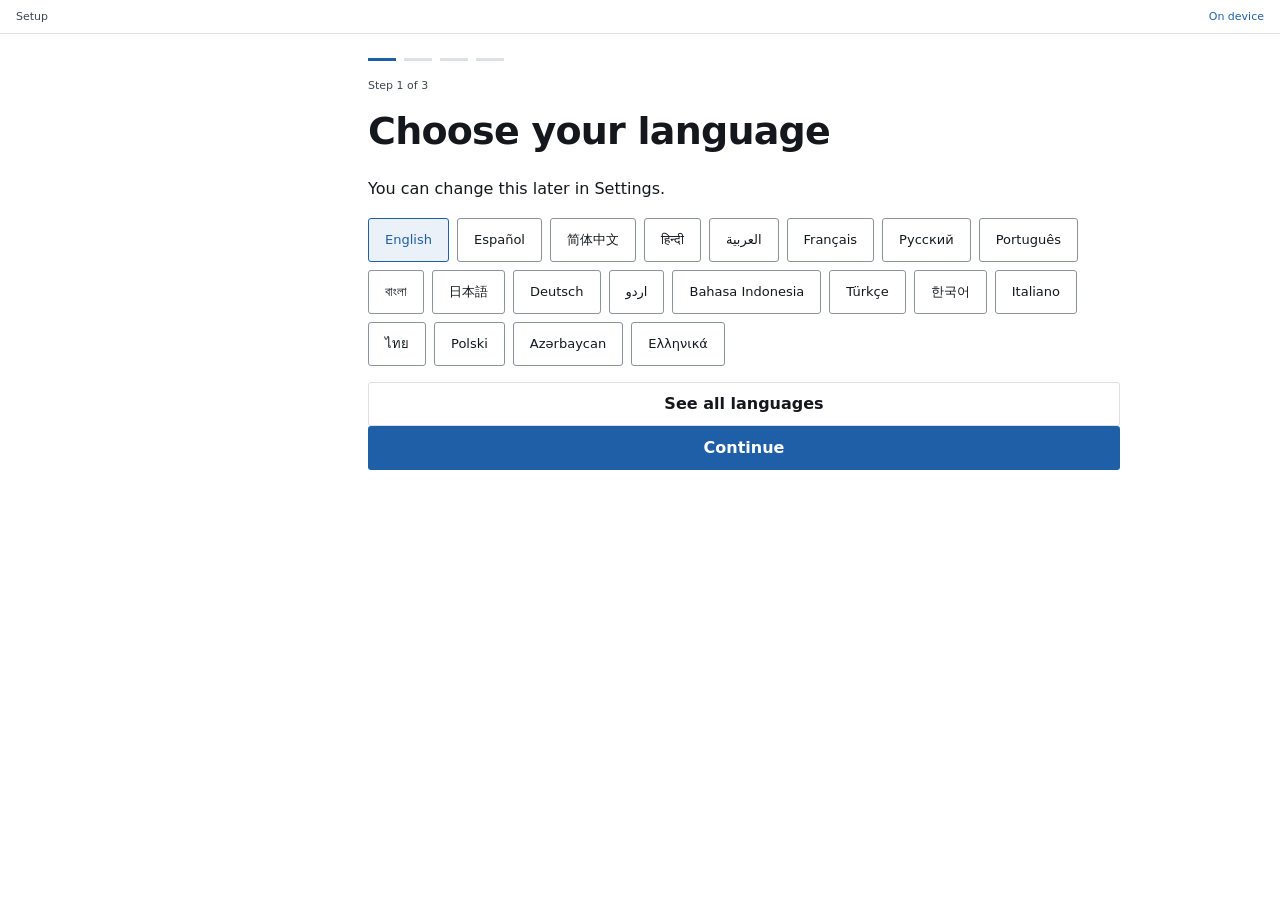
<file: index.html>
<!doctype html>
<html lang="en" data-theme="light">
<head>
<meta charset="utf-8">
<meta name="viewport" content="width=device-width, initial-scale=1, viewport-fit=cover">
<meta name="color-scheme" content="light dark">
<meta name="theme-color" content="#FFFFFF">
<title>Vitals Local</title>
<link rel="icon" href="data:,">
<link rel="stylesheet" href="ui/themes/tokens.css">
<link rel="stylesheet" href="ui/layout/app-shell.css">
<link rel="stylesheet" href="ui/layout/screens.css">
<link rel="stylesheet" href="ui/components/symptom-game/symptom-game.css">
</head>
<body>
<div id="root"></div>
<script type="module">
  import { boot } from './src/app/shell.js';
  import { applySettings } from './src/app/store.js';
  import * as i18n from './src/i18n/index.js';
  import * as i18nEngine from './src/i18n/engine.js';
  import * as i18nCache from './src/i18n/cache.js';
  import * as i18nLangs from './src/i18n/languages.js';

  applySettings();
  boot(document.getElementById('root'));

  /* Handles for the language check harness in tests/. Reading them from a
     dynamic import inside eval resolves against the wrong base URL, so they
     are hung on the window instead. Nothing in the app reads these. */
  window.vitals = { i18n, i18nEngine, i18nCache, i18nLangs };

  /* Keeps a copy of the app so it starts with no network. Registered from a
     relative path so it works from a project subpath, and skipped on file://
     where service workers are not allowed. */
  if ('serviceWorker' in navigator && location.protocol.startsWith('http')) {
    window.addEventListener('load', () => {
      navigator.serviceWorker.register(new URL('sw.js', import.meta.url))
        .catch(() => { /* the app works without it */ });
    });
  }
</script>
</body>
</html>
</file>
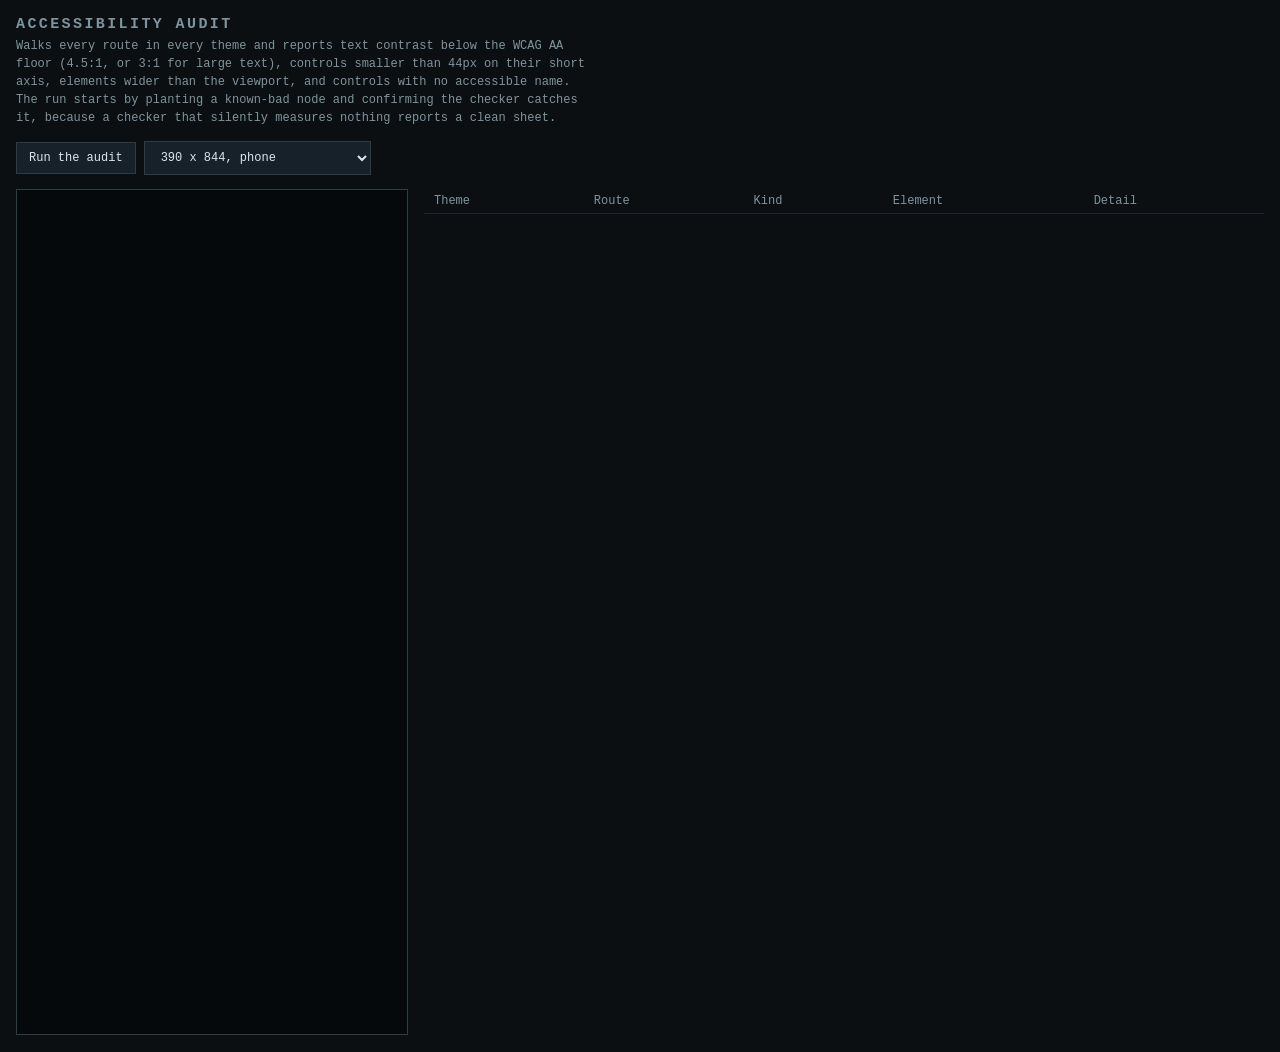
<file: tests/audit.html>
<!doctype html>
<html lang="en" data-theme="light">
<head>
<meta charset="utf-8">
<title>Accessibility audit</title>
<link rel="icon" href="data:,">
<style>
  :root { color-scheme: dark; font-family: ui-monospace, Consolas, monospace; }
  body { margin: 0; background: #0b0f12; color: #dbe7ec; padding: 16px; }
  h1 { font-size: 15px; letter-spacing: .16em; text-transform: uppercase; color: #7f949e; margin: 0 0 4px; }
  p.note { font-size: 12px; color: #7f949e; max-width: 80ch; line-height: 1.5; margin: 0 0 14px; }
  .bar { display: flex; gap: 8px; flex-wrap: wrap; align-items: center; margin-block-end: 14px; }
  button, select { font: inherit; font-size: 12px; padding: 8px 12px; background: #16212a;
           color: #dbe7ec; border: 1px solid #2b3d47; cursor: pointer; }
  button:hover { border-color: #4DE1FF; color: #4DE1FF; }
  table { border-collapse: collapse; font-size: 12px; width: 100%; }
  th, td { text-align: left; padding: 5px 10px; border-bottom: 1px solid #1c2830; vertical-align: top; }
  th { color: #7f949e; font-weight: normal; position: sticky; top: 0; background: #0b0f12; }
  .ok { color: #63d68b; } .bad { color: #ff6b6b; } .warn { color: #ffb020; }
  iframe { width: 390px; height: 844px; border: 1px solid #2b3d47; background: #06090C; }
  .stage { display: flex; gap: 16px; align-items: flex-start; }
  #summary { font-size: 13px; margin-block: 10px; }
</style>
</head>
<body>

<h1>Accessibility audit</h1>
<p class="note">
  Walks every route in every theme and reports text contrast below the WCAG AA
  floor (4.5:1, or 3:1 for large text), controls smaller than 44px on their
  short axis, elements wider than the viewport, and controls with no
  accessible name. The run starts by planting a known-bad node and confirming
  the checker catches it, because a checker that silently measures nothing
  reports a clean sheet.
</p>

<div class="bar">
  <button id="run">Run the audit</button>
  <select id="size">
    <option value="390x844">390 x 844, phone</option>
    <option value="360x640">360 x 640, small phone</option>
    <option value="768x1024">768 x 1024, tablet 4:3</option>
    <option value="1024x768">1024 x 768, landscape 4:3</option>
  </select>
  <span id="status" style="font-size:12px;color:#7f949e"></span>
</div>

<div id="summary"></div>

<div class="stage">
  <iframe id="app"></iframe>
  <div style="flex:1">
    <table id="out"><thead><tr>
      <th>Theme</th><th>Route</th><th>Kind</th><th>Element</th><th>Detail</th>
    </tr></thead><tbody></tbody></table>
  </div>
</div>

<script type="module">
const frame = document.getElementById('app');
const tbody = document.querySelector('#out tbody');
const statusEl = document.getElementById('status');
const summaryEl = document.getElementById('summary');
const wait = ms => new Promise(r => setTimeout(r, ms));

const THEMES = ['light', 'dark'];

const ROUTES = ['#/home','#/body','#/track','#/track/pain','#/track/diet','#/track/hydration',
  '#/track/meds','#/track/labs','#/track/outside','#/learn','#/learn/cancer','#/learn/detox',
  '#/you','#/you/settings','#/you/profile','#/you/language','#/setup'];

/* ---- Colour maths, sRGB relative luminance per WCAG 2.1 ---- */
const srgb = c => { c /= 255; return c <= 0.03928 ? c / 12.92 : ((c + 0.055) / 1.055) ** 2.4; };
const lum = ([r, g, b]) => 0.2126 * srgb(r) + 0.7152 * srgb(g) + 0.0722 * srgb(b);
const parse = s => (s.match(/[\d.]+/g) ?? []).map(Number);
const ratio = (a, b) => { const [x, y] = [lum(a), lum(b)].sort((m, n) => n - m); return (x + 0.05) / (y + 0.05); };
const blend = (fg, bg, a) => fg.map((c, i) => c * a + bg[i] * (1 - a));

function bgOf(win, el) {
  let n = el;
  while (n && n !== win.document.documentElement) {
    const c = parse(win.getComputedStyle(n).backgroundColor);
    if (c.length >= 3 && (c[3] === undefined || c[3] > 0.85)) return c.slice(0, 3);
    n = n.parentElement;
  }
  return parse(win.getComputedStyle(win.document.body).backgroundColor).slice(0, 3);
}

function scanContrast(win) {
  const out = [];
  const seen = new Set();
  win.document.querySelectorAll('.app *').forEach(el => {
    if (!el.textContent?.trim() || el.children.length) return;
    const r = el.getBoundingClientRect();
    if (!r.width || !r.height) return;
    const cs = win.getComputedStyle(el);
    if (cs.visibility === 'hidden' || cs.opacity === '0') return;
    const fg = parse(cs.color);
    const alpha = fg[3] ?? 1;
    const bg = bgOf(win, el);
    const eff = alpha < 1 ? blend(fg.slice(0, 3), bg, alpha) : fg.slice(0, 3);
    const cr = ratio(eff, bg);
    const px = parseFloat(cs.fontSize);
    const large = px >= 24 || (px >= 18.66 && parseInt(cs.fontWeight, 10) >= 700);
    const floor = large ? 3 : 4.5;
    if (cr >= floor) return;
    const key = `${cs.color}|${cs.fontSize}|${el.className}`;
    if (seen.has(key)) return;
    seen.add(key);
    out.push({ kind: 'contrast', el: (el.className || el.tagName).toString().slice(0, 30),
               detail: `${cr.toFixed(2)}:1, needs ${floor}:1, "${el.textContent.trim().slice(0, 26)}"` });
  });
  return out;
}

function scanTargets(win) {
  const out = [];
  win.document.querySelectorAll('.app button, .app a[href], .app input, .app select, .app [role="button"]')
    .forEach(el => {
      const r = el.getBoundingClientRect();
      if (!r.width || !r.height) return;
      // The body map states its own exception in docs/ARCHITECTURE.md.
      if (el.closest('.bodymap')) return;
      const short = Math.min(r.width, r.height);
      if (short < 44) {
        out.push({ kind: 'tap target', el: (el.className || el.tagName).toString().slice(0, 30),
                   detail: `${Math.round(r.width)}x${Math.round(r.height)}, short axis ${Math.round(short)}px` });
      }
    });
  return out;
}

function scanNames(win) {
  const out = [];
  win.document.querySelectorAll('.app button, .app a[href], .app input, .app select').forEach(el => {
    const r = el.getBoundingClientRect();
    if (!r.width || !r.height) return;
    const name = (el.getAttribute('aria-label') || el.textContent || '').trim()
      || (el.labels?.[0]?.textContent ?? '').trim()
      || (el.getAttribute('title') ?? '').trim();
    if (!name) {
      out.push({ kind: 'no name', el: (el.className || el.tagName).toString().slice(0, 30),
                 detail: el.outerHTML.slice(0, 60) });
    }
  });
  return out;
}

function scanOverflow(win) {
  const out = [];
  const doc = win.document.scrollingElement;
  const over = doc.scrollWidth - doc.clientWidth;
  if (over > 1) out.push({ kind: 'overflow', el: 'document', detail: `${over}px wider than viewport` });
  win.document.querySelectorAll('.app *').forEach(el => {
    const r = el.getBoundingClientRect();
    if (r.width > win.innerWidth + 1 && win.getComputedStyle(el).overflowX === 'visible') {
      out.push({ kind: 'overflow', el: (el.className || el.tagName).toString().slice(0, 30),
                 detail: `${Math.round(r.width)}px in a ${win.innerWidth}px viewport` });
    }
  });
  return out;
}

function addRow(theme, route, f) {
  const tr = document.createElement('tr');
  tr.innerHTML = `<td>${theme}</td><td>${route}</td>`
    + `<td class="bad">${f.kind}</td><td>${f.el}</td>`
    + `<td style="color:#7f949e">${f.detail.replace(/</g, '&lt;')}</td>`;
  tbody.appendChild(tr);
}

/* Load the app and wait for it to be genuinely ready.
 *
 * Polling for `.app` straight after setting src matches the *previous*
 * document, which is still in contentWindow until navigation commits. The
 * load event is the only reliable line between the two. */
async function load(src) {
  await new Promise(resolve => {
    frame.addEventListener('load', resolve, { once: true });
    frame.src = src;
  });
  for (let i = 0; i < 80; i++) {
    const win = frame.contentWindow;
    if (win?.document?.querySelector('.app') && win.location.href.includes('audit=')) return true;
    await wait(200);
  }
  return false;
}

const runBtn = document.getElementById('run');

runBtn.addEventListener('click', async () => {
  if (runBtn.disabled) return;
  runBtn.disabled = true;
  tbody.replaceChildren();
  summaryEl.textContent = '';
  statusEl.textContent = 'starting';

  try {
    await runAudit();
  } catch (err) {
    statusEl.textContent = 'the run failed';
    summaryEl.innerHTML = `<span class="bad">The audit threw: ${String(err.message).slice(0, 120)}. `
      + 'Treat this run as meaningless.</span>';
  } finally {
    runBtn.disabled = false;
  }
});

async function runAudit() {
  const [w, h] = document.getElementById('size').value.split('x');
  frame.style.width = `${w}px`;
  frame.style.height = `${h}px`;

  statusEl.textContent = 'loading the app...';
  if (!await load(new URL(`../index.html?audit=${Date.now()}#/home`, location.href).href)) {
    throw new Error('the app did not load');
  }
  await wait(1200);

  const win = frame.contentWindow;

  /* Prove the contrast checker works before trusting a clean result. */
  const host = win.document.querySelector('.app');
  if (!host) throw new Error('the app shell was not there to test against');
  const probe = win.document.createElement('p');
  probe.textContent = 'checker self test';
  probe.style.cssText = 'color:#3a3a3a;background:#2f2f2f;font-size:14px';
  host.appendChild(probe);
  await wait(120);
  const selfTest = scanContrast(win).some(f => f.detail.includes('checker self'));
  probe.remove();
  await wait(120);

  let total = 0;
  for (const theme of THEMES) {
    win.document.documentElement.dataset.theme = theme;
    for (const route of ROUTES) {
      statusEl.textContent = `${theme} ${route}`;
      win.location.hash = route;
      await wait(600);
      for (const f of [...scanContrast(win), ...scanTargets(win),
                       ...scanNames(win), ...scanOverflow(win)]) {
        addRow(theme, route, f);
        total++;
      }
    }
  }

  statusEl.textContent = 'done';
  summaryEl.innerHTML = selfTest
    ? (total === 0
        ? `<span class="ok">Self test passed. Nothing failed at ${w} x ${h}, ${THEMES.length} themes, ${ROUTES.length} routes each.</span>`
        : `<span class="bad">${total} findings at ${w} x ${h}.</span> Self test passed, so these are real.`)
    : '<span class="warn">The self test did not catch a known-bad node. Treat this run as meaningless and fix the checker.</span>';
}
</script>
</body>
</html>
</file>
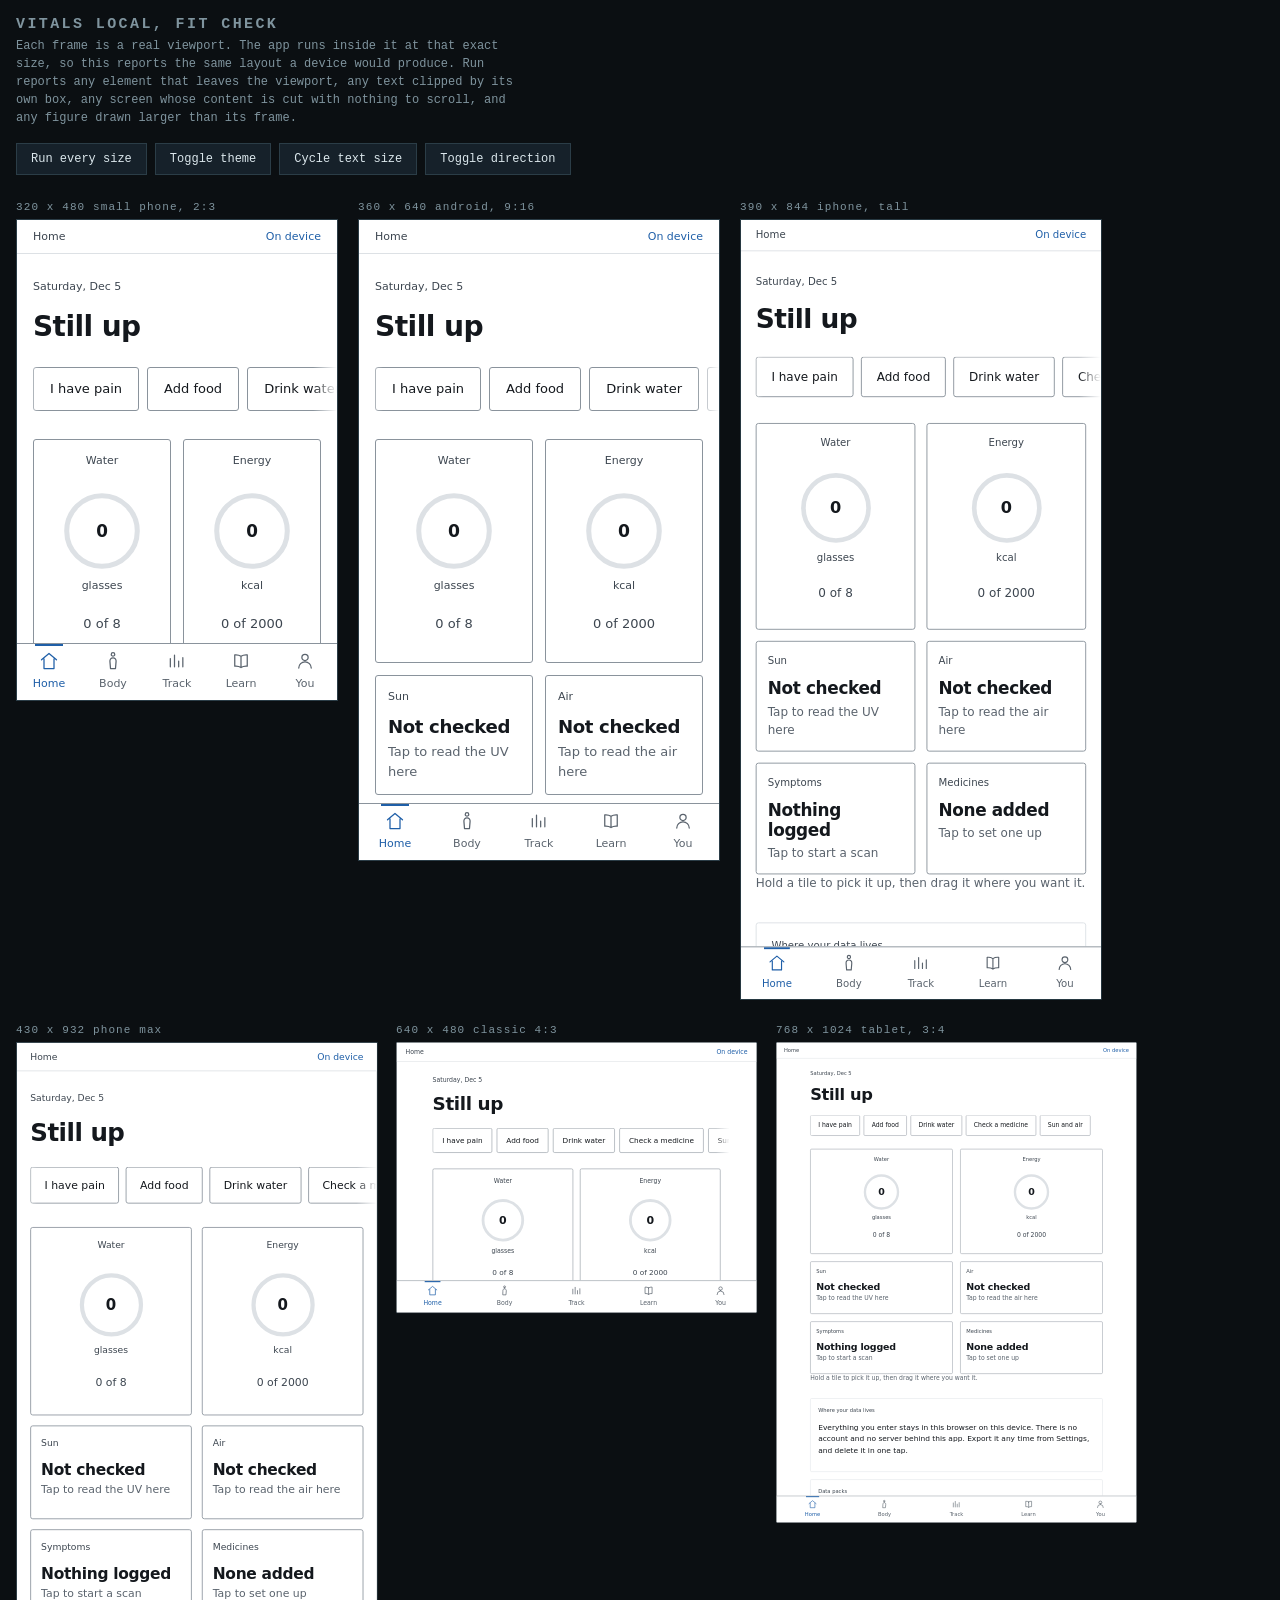
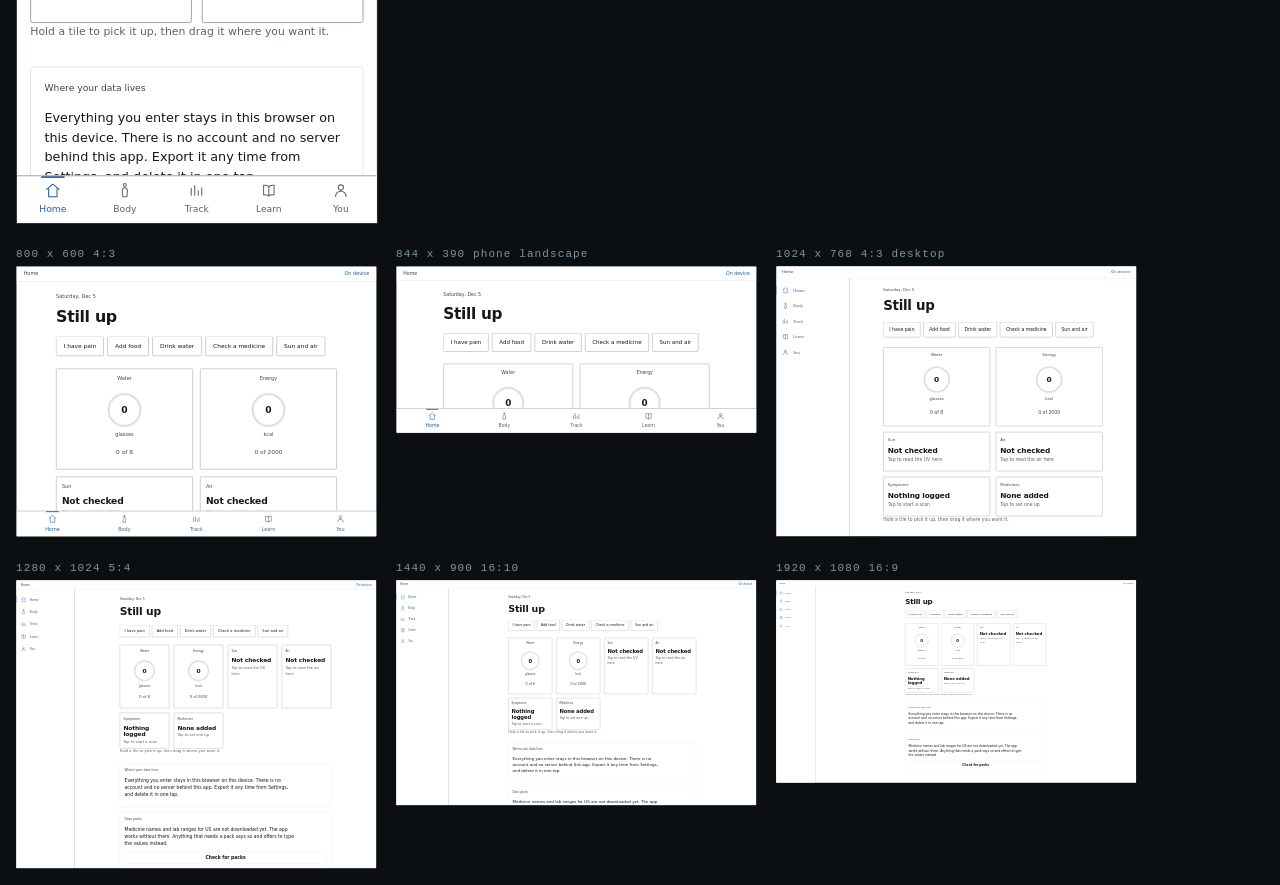
<file: tests/fit.html>
<!doctype html>
<html lang="en" data-theme="light">
<head>
<meta charset="utf-8">
<title>Fit check</title>
<link rel="icon" href="data:,">
<style>
  :root { color-scheme: dark; font-family: ui-monospace, Consolas, monospace; }
  body { margin: 0; background: #0b0f12; color: #dbe7ec; padding: 16px; }
  h1 { font-size: 15px; letter-spacing: 0.16em; text-transform: uppercase; color: #7f949e; margin: 0 0 4px; }
  p.note { font-size: 12px; color: #7f949e; margin: 0 0 16px; max-width: 70ch; line-height: 1.5; }
  .bar { display: flex; gap: 8px; align-items: center; margin-block-end: 16px; flex-wrap: wrap; }
  button { font: inherit; font-size: 12px; padding: 8px 14px; background: #16212a;
           color: #dbe7ec; border: 1px solid #2b3d47; cursor: pointer; }
  button:hover { border-color: #4DE1FF; color: #4DE1FF; }
  #out { font-size: 12px; line-height: 1.7; white-space: pre-wrap; }
  .ok { color: #63d68b; } .bad { color: #ff6b6b; }
  .frames { display: flex; flex-wrap: wrap; gap: 20px; margin-block-start: 20px; align-items: flex-start; }
  figure { margin: 0; }
  figcaption { font-size: 11px; color: #7f949e; padding-block: 6px; letter-spacing: 0.1em; }
  iframe { border: 1px solid #2b3d47; background: #06090C; display: block; }
</style>
</head>
<body>

<h1>Vitals Local, fit check</h1>
<p class="note">
  Each frame is a real viewport. The app runs inside it at that exact size,
  so this reports the same layout a device would produce. Run reports any
  element that leaves the viewport, any text clipped by its own box, any
  screen whose content is cut with nothing to scroll, and any figure drawn
  larger than its frame.
</p>

<div class="bar">
  <button id="run">Run every size</button>
  <button id="theme">Toggle theme</button>
  <button id="text">Cycle text size</button>
  <button id="dir">Toggle direction</button>
  <span id="status" style="font-size:12px;color:#7f949e"></span>
</div>

<div id="out"></div>
<div class="frames" id="frames"></div>

<script type="module">
const SIZES = [
  [320, 480, 'small phone, 2:3'],
  [360, 640, 'android, 9:16'],
  [390, 844, 'iphone, tall'],
  [430, 932, 'phone max'],
  [640, 480, 'classic 4:3'],
  [768, 1024, 'tablet, 3:4'],
  [800, 600, '4:3'],
  [844, 390, 'phone landscape'],
  [1024, 768, '4:3 desktop'],
  [1280, 1024, '5:4'],
  [1440, 900, '16:10'],
  [1920, 1080, '16:9'],
];

const ROUTES = ['#/setup','#/home','#/body','#/track','#/track/diet','#/track/hydration',
  '#/track/meds','#/track/labs','#/learn','#/learn/cancer','#/learn/prevention',
  '#/you','#/you/settings','#/you/profile','#/you/history'];

const frames = document.getElementById('frames');
const out = document.getElementById('out');
const status = document.getElementById('status');
let theme = 'light';
let textSize = 'normal';
let dir = 'ltr';

for (const [w, h, label] of SIZES) {
  const fig = document.createElement('figure');
  const cap = document.createElement('figcaption');
  cap.textContent = `${w} x ${h}  ${label}`;
  const f = document.createElement('iframe');
  f.width = w; f.height = h;
  f.src = '../index.html#/home';
  f.dataset.label = `${w}x${h}`;
  // Scale big frames down so they all fit on one page. The frame still
  // lays out at its real size; only the picture is smaller.
  const scale = Math.min(1, 360 / w);
  if (scale < 1) {
    f.style.transform = `scale(${scale})`;
    f.style.transformOrigin = 'top left';
    fig.style.width = `${w * scale}px`;
    fig.style.height = `${h * scale + 24}px`;
  }
  fig.append(cap, f);
  frames.appendChild(fig);
}

const wait = ms => new Promise(r => setTimeout(r, ms));

async function audit(win, doc) {
  const vw = doc.documentElement.clientWidth;
  const bad = [];

  /* A frame that failed to boot renders nothing, and an empty page passes
     every fit test there is. Prove the app is actually on screen first. */
  const booted = doc.querySelector('.app') && doc.querySelector('.tabs')
    && doc.querySelectorAll('.tab').length === 5;
  if (!booted) {
    return [{ tag: 'boot', ex: ['app did not render, check the console in this frame'] }];
  }
  const scan = tag => {
    const cur = [...doc.querySelectorAll('.screen')].pop();
    if (!cur || cur.dataset.exit) return;
    const p = [];
    cur.querySelectorAll('*').forEach(n => {
      // A horizontal scroller, the off-screen live region, the reticle's
      // crosshair arms, and SVG nodes all report metrics that mean nothing
      // for a fit check.
      if (n.closest('.chiprow') || n.closest('.sr-only') || n.classList?.contains('mark')
          || n.namespaceURI !== 'http://www.w3.org/1999/xhtml') return;
      const b = n.getBoundingClientRect();
      if (b.width === 0) return;
      if (b.right > vw + 2 || b.left < -2) p.push('leaves viewport: ' + String(n.className || n.tagName).slice(0, 24));
      if (n.children.length === 0 && n.scrollWidth > n.clientWidth + 3 && n.clientWidth > 0)
        p.push('clipped text: ' + (n.textContent || '').trim().slice(0, 20));
    });
    const st = cur.querySelector('.stage');
    if (st && st.scrollHeight > st.clientHeight + 4 && win.getComputedStyle(st).overflowY !== 'auto')
      p.push('content cut with no scroller');
    const map = cur.querySelector('.bodymap'), svg = cur.querySelector('.bodymap__svg');
    if (map && svg) {
      const a = map.getBoundingClientRect(), b2 = svg.getBoundingClientRect();
      if (b2.height > a.height + 2 || b2.width > a.width + 2) p.push('figure larger than its frame');
    }
    if (p.length) bad.push({ tag, ex: [...new Set(p)].slice(0, 3) });
  };

  for (const r of ROUTES) {
    win.location.hash = r;
    await wait(300);
    const cur = [...doc.querySelectorAll('.screen')].pop();
    if (!cur || cur.childElementCount === 0) { bad.push({ tag: r, ex: ['screen rendered empty'] }); continue; }
    scan(r);
  }

  // The interactive states no route can reach on its own.
  win.location.hash = '#/home'; await wait(200);
  win.location.hash = '#/body'; await wait(400);
  const hit = sel => {
    const n = doc.querySelector(sel); if (!n) return;
    const b = n.getBoundingClientRect();
    n.dispatchEvent(new win.MouseEvent('click', { bubbles: true, clientX: b.left + b.width / 2, clientY: b.top + b.height / 2 }));
  };
  hit('path[data-region="chest.left"]'); await wait(280); scan('region sheet');
  doc.querySelector('.sheet__go')?.click(); await wait(400); scan('pain dial');
  doc.querySelectorAll('.dial__seg')[0]?.dispatchEvent(new win.MouseEvent('click', { bubbles: true }));
  await wait(250); scan('pain picked');
  doc.querySelector('.stage__next')?.click(); await wait(400); scan('context');
  for (let i = 0; i < 4; i++) {
    doc.querySelector('.choice')?.click(); await wait(150);
    doc.querySelector('.stage__next')?.click(); await wait(380);
  }
  scan('outcome');
  doc.querySelector('.card__action')?.click(); await wait(380); scan('refinement');
  return bad;
}

document.getElementById('run').addEventListener('click', async () => {
  out.textContent = '';
  const list = [...frames.querySelectorAll('iframe')];
  let total = 0;
  for (const f of list) {
    status.textContent = `checking ${f.dataset.label} ...`;
    const win = f.contentWindow, doc = f.contentDocument;
    doc.documentElement.dataset.theme = theme;
    doc.documentElement.dataset.text = textSize;
    doc.documentElement.dir = dir;
    const bad = await audit(win, doc);
    total += bad.length;
    const line = document.createElement('div');
    line.className = bad.length ? 'bad' : 'ok';
    line.textContent = bad.length
      ? `${f.dataset.label}  ${bad.length} problem(s)\n` + bad.map(b => `    ${b.tag}: ${b.ex.join('; ')}`).join('\n')
      : `${f.dataset.label}  clean`;
    out.appendChild(line);
  }
  status.textContent = total ? `${total} problem(s)` : 'all sizes clean';
});

document.getElementById('text').addEventListener('click', () => {
  textSize = textSize === 'normal' ? 'large' : textSize === 'large' ? 'xl' : 'normal';
  frames.querySelectorAll('iframe').forEach(f => {
    if (f.contentDocument) f.contentDocument.documentElement.dataset.text = textSize;
  });
  status.textContent = `text: ${textSize}`;
});

document.getElementById('dir').addEventListener('click', () => {
  dir = dir === 'ltr' ? 'rtl' : 'ltr';
  frames.querySelectorAll('iframe').forEach(f => {
    if (f.contentDocument) f.contentDocument.documentElement.dir = dir;
  });
  status.textContent = `direction: ${dir}`;
});

document.getElementById('theme').addEventListener('click', () => {
  theme = { light: 'dark', dark: 'light' }[theme];
  document.documentElement.dataset.theme = theme;
  frames.querySelectorAll('iframe').forEach(f => {
    if (f.contentDocument) f.contentDocument.documentElement.dataset.theme = theme;
  });
  status.textContent = `theme: ${theme}`;
});
</script>
</body>
</html>
</file>
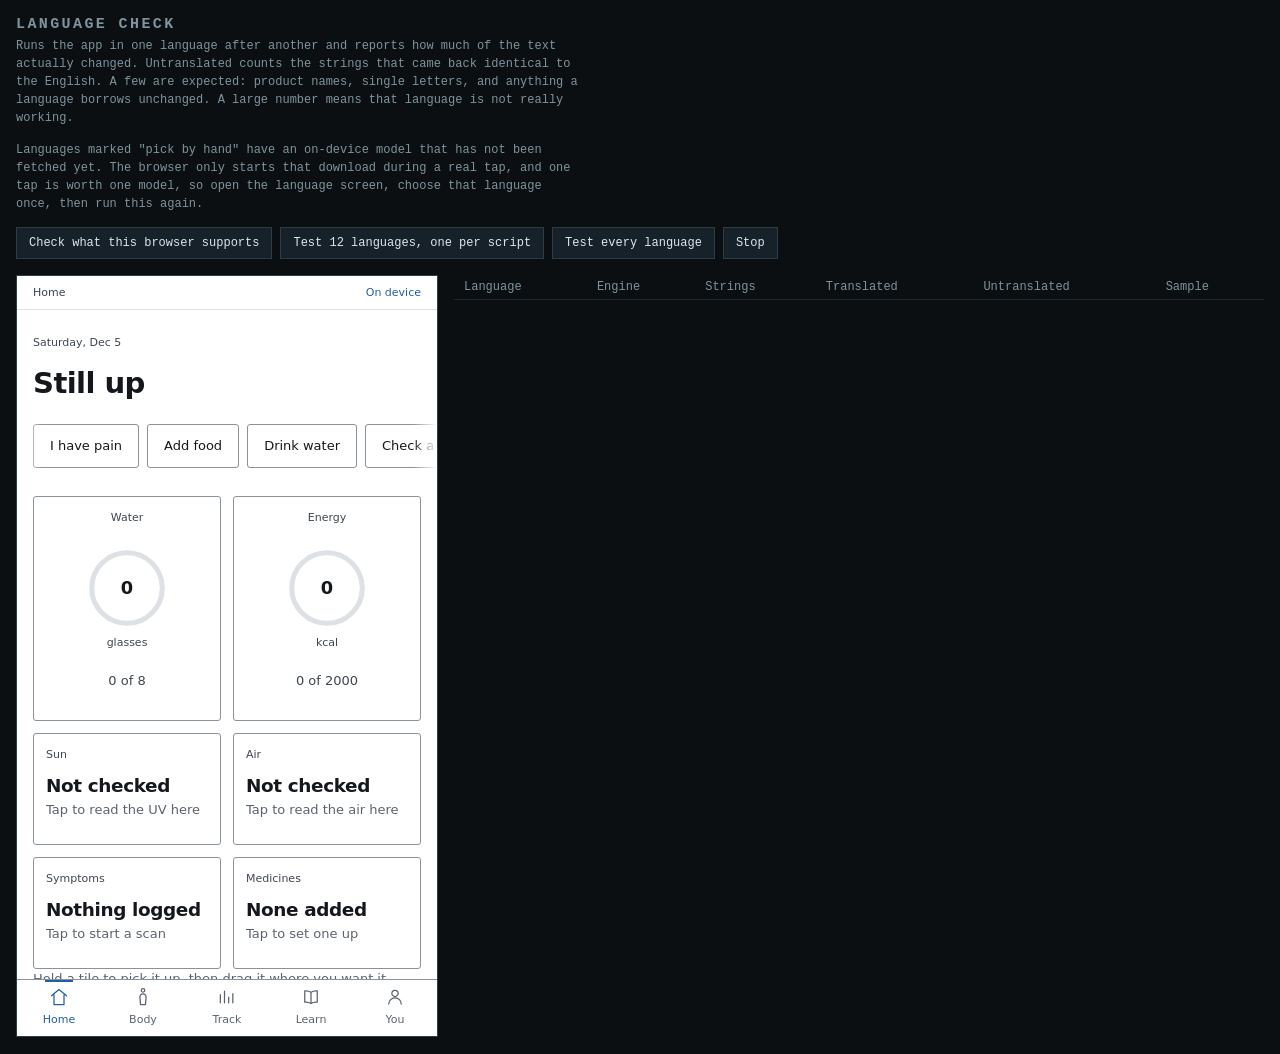
<file: tests/i18n.html>
<!doctype html>
<html lang="en" data-theme="light">
<head>
<meta charset="utf-8">
<title>Language check</title>
<link rel="icon" href="data:,">
<style>
  :root { color-scheme: dark; font-family: ui-monospace, Consolas, monospace; }
  body { margin: 0; background: #0b0f12; color: #dbe7ec; padding: 16px; }
  h1 { font-size: 15px; letter-spacing: .16em; text-transform: uppercase; color: #7f949e; margin: 0 0 4px; }
  p.note { font-size: 12px; color: #7f949e; max-width: 78ch; line-height: 1.5; margin: 0 0 14px; }
  .bar { display: flex; gap: 8px; flex-wrap: wrap; align-items: center; margin-block-end: 14px; }
  button, select { font: inherit; font-size: 12px; padding: 8px 12px; background: #16212a;
           color: #dbe7ec; border: 1px solid #2b3d47; cursor: pointer; }
  button:hover { border-color: #4DE1FF; color: #4DE1FF; }
  table { border-collapse: collapse; font-size: 12px; width: 100%; max-width: 1100px; }
  th, td { text-align: left; padding: 5px 10px; border-bottom: 1px solid #1c2830; vertical-align: top; }
  th { color: #7f949e; font-weight: normal; position: sticky; top: 0; background: #0b0f12; }
  .ok { color: #63d68b; } .warn { color: #ffb020; } .bad { color: #ff6b6b; }
  .native { font-family: system-ui, sans-serif; font-size: 14px; }
  iframe { width: 420px; height: 760px; border: 1px solid #2b3d47; background: #06090C; }
  .stage { display: flex; gap: 16px; align-items: flex-start; margin-block-start: 16px; }
  #log { font-size: 11px; color: #7f949e; max-height: 200px; overflow: auto; }
</style>
</head>
<body>

<h1>Language check</h1>
<p class="note">
  Runs the app in one language after another and reports how much of the text
  actually changed. Untranslated counts the strings that came back identical to
  the English. A few are expected: product names, single letters, and anything a
  language borrows unchanged. A large number means that language is not really
  working.
</p>
<p class="note">
  Languages marked "pick by hand" have an on-device model that has not been
  fetched yet. The browser only starts that download during a real tap, and
  one tap is worth one model, so open the language screen, choose that
  language once, then run this again.
</p>

<div class="bar">
  <button id="probe">Check what this browser supports</button>
  <button id="sample">Test 12 languages, one per script</button>
  <button id="all">Test every language</button>
  <button id="stop">Stop</button>
  <span id="status" style="font-size:12px;color:#7f949e"></span>
</div>

<div class="stage">
  <iframe id="app"></iframe>
  <div style="flex:1">
    <table id="out"><thead><tr>
      <th>Language</th><th>Engine</th><th>Strings</th><th>Translated</th>
      <th>Untranslated</th><th>Sample</th>
    </tr></thead><tbody></tbody></table>
    <div id="log"></div>
  </div>
</div>

<script type="module">
const frame = document.getElementById('app');
frame.src = new URL('../index.html#/home', location.href).href;
const tbody = document.querySelector('#out tbody');
const statusEl = document.getElementById('status');
const logEl = document.getElementById('log');
let cancelled = false;

const log = m => { logEl.textContent = m + '\n' + logEl.textContent.slice(0, 4000); };
const wait = ms => new Promise(r => setTimeout(r, ms));

async function ready() {
  for (let i = 0; i < 80; i++) {
    if (frame.contentWindow?.vitals && frame.contentWindow.document.querySelector('.app')) return true;
    await wait(200);
  }
  return false;
}

/* Every route worth checking, including the ones only reachable by acting. */
const ROUTES = ['#/home', '#/body', '#/track', '#/track/diet', '#/track/hydration',
  '#/track/meds', '#/track/labs', '#/track/pain', '#/track/outside',
  '#/learn', '#/learn/cancer', '#/learn/detox', '#/learn/protein',
  '#/you', '#/you/settings', '#/you/profile'];

/* Text that is the same word in most languages, or is not language at all.
   Counting these as failures would make every language look broken. */
const EXPECTED_SAME = /^(EN|OK|BMI|SPF|UV|AQI|kcal|ml|mg|kg|cm|PM2\.5|Vitals Local|[\d\s.,:%+\-/]+)$/i;

function scan(doc) {
  const strings = new Map();   // english -> shown
  const walker = doc.createTreeWalker(doc.querySelector('.app'), NodeFilter.SHOW_TEXT, {
    acceptNode(n) {
      const t = (n.nodeValue ?? '').trim();
      if (t.length < 3 || !/[A-Za-z]/.test(t)) return NodeFilter.FILTER_REJECT;
      for (let el = n.parentElement; el; el = el.parentElement) {
        if (el.getAttribute?.('translate') === 'no') return NodeFilter.FILTER_REJECT;
        if (el.classList?.contains('i18n-original')) return NodeFilter.FILTER_REJECT;
        if (['SCRIPT','STYLE','SVG'].includes(el.tagName)) return NodeFilter.FILTER_REJECT;
      }
      return NodeFilter.FILTER_ACCEPT;
    },
  });
  for (let n = walker.nextNode(); n; n = walker.nextNode()) {
    const source = n.__i18nSource ?? n.nodeValue;
    strings.set(source.trim(), (n.nodeValue ?? '').trim());
  }
  return strings;
}

async function testLanguage(code, name, english) {
  const win = frame.contentWindow;
  const { i18n, i18nEngine: engine, i18nCache: cache } = win.vitals;
  const avail = await engine.onDeviceAvailability(code);
  const mode = ['available','downloadable','downloading'].includes(avail) ? 'on device' : 'network';

  await i18n.setLanguage(code);
  win.dispatchEvent(new win.CustomEvent('vitals:language'));

  /* Walk once to discover what the app puts on screen, then translate the
     whole set in one batch. Polling each route until it settles took minutes
     per language and told us nothing extra. */
  const seen = new Set();
  for (const route of ROUTES) {
    if (cancelled) break;
    win.location.hash = route;
    await wait(260);
    for (const [src] of scan(win.document)) seen.add(src);
  }

  /* A model that is not on the machine yet can only be fetched during a real
     tap, and one tap buys one model. Nothing scripted can stand in for that,
     so this run reports which languages need picking by hand rather than
     failing them and calling the language broken. */
  if (mode === 'on device' && avail !== 'available') {
    return { code, name, english, mode: 'pick by hand',
             total: 0, translated: 0, untranslated: 0,
             sample: ['tap this language once to fetch its model'] };
  }

  if (mode === 'on device') {
    const list = [...seen].filter(t => !EXPECTED_SAME.test(t));
    const t0 = performance.now();
    const results = await engine.translateBatch(list, code, { allowNetwork: false });
    cache.putMany(code, [...results.entries()]);
    log(`${code}: ${results.size}/${list.length} in ${Math.round(performance.now() - t0)}ms`);
  }

  /* Now walk again. Everything cached lands on the frame it renders. */
  const all = new Map();
  for (const route of ROUTES) {
    if (cancelled) break;
    win.location.hash = route;
    await wait(320);
    for (const [k, v] of scan(win.document)) all.set(k, v);
  }

  const rows = [...all.entries()].filter(([src]) => !EXPECTED_SAME.test(src));
  const same = rows.filter(([src, shown]) => src === shown);
  return {
    code, name, english, mode,
    total: rows.length,
    translated: rows.length - same.length,
    untranslated: same.length,
    sample: same.slice(0, 3).map(([s]) => s.slice(0, 40)),
  };
}

function addRow(r) {
  const tr = document.createElement('tr');
  const pct = r.total ? Math.round((r.translated / r.total) * 100) : 0;
  const cls = pct >= 97 ? 'ok' : pct >= 80 ? 'warn' : 'bad';
  tr.innerHTML =
    `<td class="native">${r.name}<br><span style="color:#7f949e;font-size:11px">${r.english}</span></td>` +
    `<td>${r.mode}</td><td>${r.total}</td>` +
    `<td class="${cls}">${r.translated} (${pct}%)</td>` +
    `<td class="${r.untranslated ? 'warn' : 'ok'}">${r.untranslated}</td>` +
    `<td style="color:#7f949e">${r.sample.join(' | ')}</td>`;
  tbody.appendChild(tr);
}

async function run(codes) {
  cancelled = false;
  tbody.replaceChildren();
  if (!await ready()) { statusEl.textContent = 'app did not load'; return; }
  const { LANGUAGES } = frame.contentWindow.vitals.i18nLangs;
  const list = LANGUAGES.filter(l => codes.includes(l.code));
  for (const l of list) {
    if (cancelled) break;
    statusEl.textContent = `testing ${l.english}...`;
    log(`start ${l.code}`);
    try {
      addRow(await testLanguage(l.code, l.name, l.english));
    } catch (e) {
      log(`${l.code} failed: ${e.message}`);
      addRow({ code: l.code, name: l.name, english: l.english, mode: 'error',
               total: 0, translated: 0, untranslated: 0, sample: [String(e.message).slice(0, 40)] });
    }
  }
  statusEl.textContent = cancelled ? 'stopped' : 'done';
}

document.getElementById('probe').addEventListener('click', async () => {
  if (!await ready()) return;
  const win = frame.contentWindow;
  const { LANGUAGES } = win.vitals.i18nLangs;
  const engine = win.vitals.i18nEngine;
  const caps = await engine.capabilityMap(LANGUAGES.map(l => l.code));
  const onDevice = [...caps.entries()].filter(([, v]) => v === 'ondevice').length;
  statusEl.textContent = `${onDevice} of ${LANGUAGES.length} translate on this device, the rest need the network`;
  tbody.replaceChildren();
  for (const l of LANGUAGES) {
    const mode = caps.get(l.code);
    const tr = document.createElement('tr');
    tr.innerHTML = `<td class="native">${l.name}<br><span style="color:#7f949e;font-size:11px">${l.english}</span></td>` +
      `<td class="${mode === 'ondevice' ? 'ok' : mode === 'source' ? 'ok' : 'warn'}">${mode}</td>` +
      `<td colspan="4" style="color:#7f949e">${l.code}${l.engine ? ' via ' + l.engine : ''}</td>`;
    tbody.appendChild(tr);
  }
});

/* One language per writing system, which is where rendering breaks. */
const SAMPLE = ['zh-Hans','ja','ko','hi','bn','ta','ar','he','ru','el','th','de'];
document.getElementById('sample').addEventListener('click', () => run(SAMPLE));
document.getElementById('all').addEventListener('click', async () => {
  const { LANGUAGES } = frame.contentWindow.vitals.i18nLangs;
  run(LANGUAGES.filter(l => l.code !== 'en').map(l => l.code));
});
document.getElementById('stop').addEventListener('click', () => { cancelled = true; });
</script>
</body>
</html>
</file>
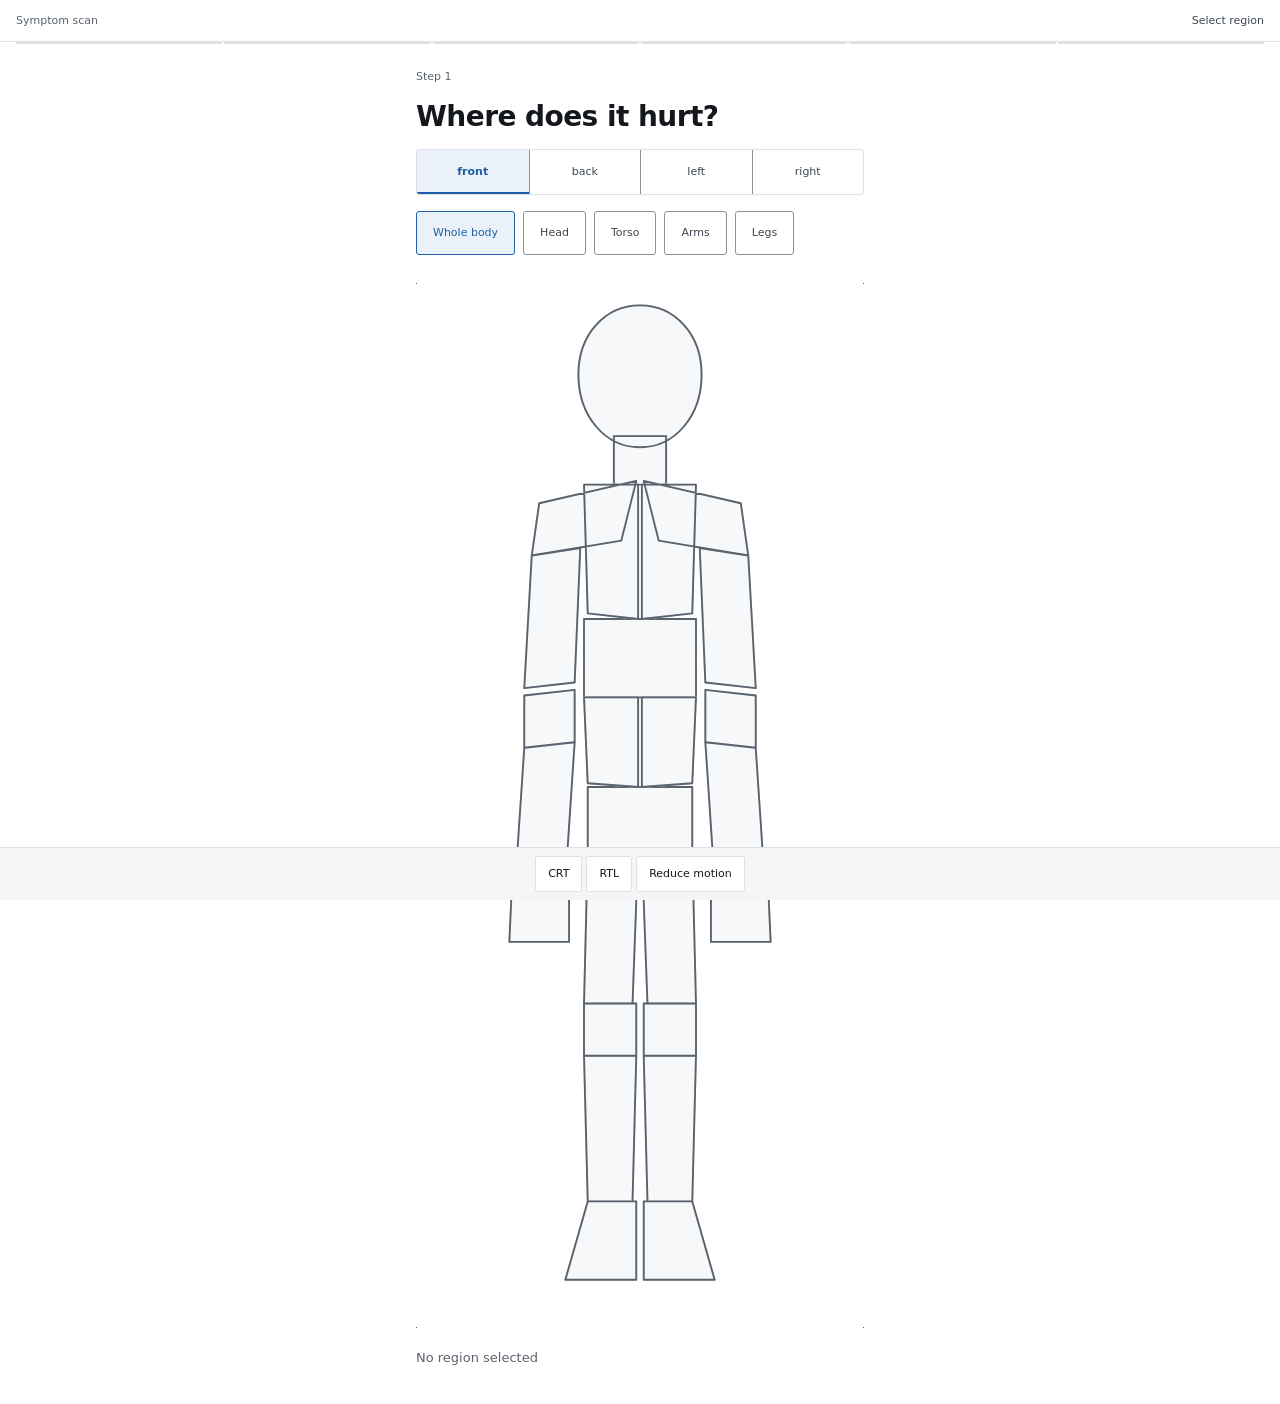
<file: ui/components/symptom-game/symptom-game.html>
<!doctype html>
<html lang="en" data-theme="light">
<head>
<meta charset="utf-8">
<meta name="viewport" content="width=device-width, initial-scale=1, viewport-fit=cover">
<title>Symptom engine, body map</title>
<link rel="icon" href="data:,">
<link rel="stylesheet" href="../../themes/tokens.css">
<link rel="stylesheet" href="../../layout/shell.css">
<link rel="stylesheet" href="symptom-game.css">
<style>
  body { margin: 0; }
  /* Preview-only chrome. Sits at the bottom so it never covers the app's
     own status strip. Not part of the product. */
  .devbar {
    position: fixed;
    inset-block-end: 0;
    inset-inline: 0;
    z-index: 90;
    display: flex;
    justify-content: center;
    gap: var(--s-1);
    padding: var(--s-2);
    background: var(--bg-deep);
    border-block-start: var(--hairline) solid var(--hair);
  }
  .devbar button {
    min-block-size: 36px;
    padding-inline: var(--s-3);
    border: var(--hairline) solid var(--hair);
    border-radius: var(--r-md);
    background: var(--panel-solid);
    color: var(--ink);
    font: inherit;
    font-size: var(--t-micro);
    letter-spacing: var(--label-track);
    cursor: pointer;
  }
</style>
</head>
<body>

<div class="devbar" role="group" aria-label="Preview controls">
  <button id="theme" aria-pressed="false">CRT</button>
  <button id="dir" aria-pressed="false">RTL</button>
  <button id="motion" aria-pressed="false">Reduce motion</button>
</div>

<main class="symptom-game" id="app"></main>

<script type="module">
  import { mount } from './symptom-game.js';
  mount(document.getElementById('app'));

  const root = document.documentElement;
  const wire = (id, on, off, apply) => {
    const b = document.getElementById(id);
    let active = false;
    b.addEventListener('click', () => {
      active = !active;
      apply(active);
      b.setAttribute('aria-pressed', String(active));
      b.textContent = active ? off : on;
    });
  };

  wire('theme', 'Dark', 'Light', on => root.dataset.theme = on ? 'dark' : 'light');
  wire('dir', 'RTL', 'LTR', on => root.dir = on ? 'rtl' : 'ltr');
  wire('motion', 'Reduce motion', 'Full motion', on => root.dataset.motion = on ? 'reduced' : 'full');
</script>
</body>
</html>
</file>
<file: ui/themes/tokens.css>
/* Vitals Local tokens. */

:root {
  /* Type ---- Twenty languages across seven scripts rules out a display face with strong
     opinions. */
  --font-ui: system-ui, -apple-system, "Segoe UI Variable Display", "Segoe UI",
             Roboto, "Noto Sans", "Noto Sans Arabic", "Noto Sans Bengali",
             "Noto Sans Thai", "Noto Sans KR", "Noto Sans SC", sans-serif;
  --font-mono: ui-monospace, "Cascadia Mono", "SF Mono", "Roboto Mono",
               "IBM Plex Mono", "Noto Sans Mono", Consolas, monospace;
  --font-display: var(--font-ui);
  --font-body: var(--font-ui);

  --t-micro: 0.6875rem;
  --t-small: 0.8125rem;
  --t-body: clamp(0.9375rem, 0.9rem + 0.2vw, 1rem);
  --t-lead: clamp(1.0625rem, 1rem + 0.35vw, 1.1875rem);
  --t-h3: clamp(1.125rem, 1.02rem + 0.5vw, 1.3125rem);
  --t-h2: clamp(1.375rem, 1.18rem + 0.9vw, 1.75rem);
  --t-h1: clamp(1.75rem, 1.4rem + 1.6vw, 2.375rem);
  --t-readout: clamp(2.5rem, 1.8rem + 3.4vw, 4rem);

  --w-normal: 400;
  --w-medium: 500;
  --w-strong: 620;
  --w-heavy: 760;

  --lh-tight: 1.14;
  --lh-snug: 1.32;
  --lh-body: 1.55;

  --tr-tight: -0.02em;
  --tr-normal: 0;
  --tr-wide: 0.14em;
  --tr-hud: 0.22em;

  --measure: 60ch;

  /* Space, base 4 */
  --s-1: 4px;  --s-2: 8px;  --s-3: 12px; --s-4: 16px;
  --s-5: 24px; --s-6: 32px; --s-7: 48px; --s-8: 64px; --s-9: 96px;

  --gutter: var(--s-4);
  --stack: var(--s-4);
  --card-pad: var(--s-5);
  --tap: 44px;

  /* Severity rule thickness. */
  --rule-w-soon: 3px;
  --rule-w-now: 5px;

  /* Motion */
  --d-instant: 90ms;
  --d-quick: 160ms;
  --d-settle: 240ms;
  --ease: cubic-bezier(0.2, 0, 0.1, 1);
  --ease-out: cubic-bezier(0, 0, 0.2, 1);

  --z-base: 0; --z-sticky: 10; --z-overlay: 40; --z-banner: 45;
  --z-nav: 60; --z-modal: 80;
}

/* Light: a printed leaflet. */
:root,
:root[data-theme="light"] {
  color-scheme: light;

  --bg: #FFFFFF;
  --bg-deep: #F4F5F6;
  --panel: #FFFFFF;
  --panel-solid: #FFFFFF;
  --panel-raised: #F7F8F9;
  --inset: #F1F3F5;

  --ink: #14181D;       /* 17.9:1 on white */
  --ink-mid: #3D4650;   /* 9.8:1 */
  --ink-dim: #5A636D;   /* 6.2:1 */

  --accent: #1F5FA8;    /* 6.6:1, carries text */
  --accent-deep: #174A84;
  --accent-wash: #EAF1F9;

  --hair: #DDE1E5;
  --hair-edge: #8A939C;   /* 3.2:1, the edge of a control */
  --hair-strong: #5A636D;

  --sev-soon: #8A4B00;
  --sev-soon-wash: #FFF3E0;
  --sev-now: #B3261E;
  --sev-now-wash: #FDECEA;
  --sev-now-ink: #FFFFFF;

  --focus: var(--accent);
  --focus-ring: 0 0 0 2px var(--bg), 0 0 0 4px var(--accent);

  --r-sm: 2px; --r-md: 3px; --r-lg: 4px; --r-pill: 3px;
  --hairline: 1px;

  --action-bg: var(--accent);
  --action-ink: #FFFFFF;
  --action-bg-hover: var(--accent-deep);
  --action-quiet-bg: transparent;
  --action-quiet-ink: var(--ink);
  --shadow-card: none;

  --overlay: none;
  --bloom: none;
  --bloom-soft: none;
  --label-transform: none;
  --label-track: var(--tr-normal);
  --corner-len: 0px;

  --font-mono: var(--font-ui);
}

/* Dark: the same leaflet for reading at night. */
:root[data-theme="dark"] {
  color-scheme: dark;

  --bg: #15181C;
  --bg-deep: #101316;
  --panel: #15181C;
  --panel-solid: #15181C;
  --panel-raised: #1C2025;
  --inset: #1E2328;

  --ink: #ECEEF0;       /* 15.6:1 */
  --ink-mid: #C3C8CE;   /* 10.7:1 */
  --ink-dim: #9AA2AB;   /* 6.9:1 */

  --accent: #7FB2EC;    /* 7.6:1 */
  --accent-deep: #A3C8F2;
  --accent-wash: #1C2A3A;

  --hair: #2C3238;
  --hair-edge: #6B747E;   /* 3.4:1 */
  --hair-strong: #9AA2AB;

  --sev-soon: #F0B45A;
  --sev-soon-wash: #2E2414;
  --sev-now: #FF7B72;
  --sev-now-wash: #33191A;
  --sev-now-ink: #15181C;

  --focus: var(--accent);
  --focus-ring: 0 0 0 2px var(--bg), 0 0 0 4px var(--accent);

  --r-sm: 2px; --r-md: 3px; --r-lg: 4px; --r-pill: 3px;
  --hairline: 1px;

  --action-bg: var(--accent);
  --action-ink: #0E1A28;
  --action-bg-hover: var(--accent-deep);
  --action-quiet-bg: transparent;
  --action-quiet-ink: var(--ink);
  --shadow-card: none;

  --overlay: none;
  --bloom: none;
  --bloom-soft: none;
  --label-transform: none;
  --label-track: var(--tr-normal);
  --corner-len: 0px;

  --font-mono: var(--font-ui);
}

/* Uppercase is unreadable in several phase-1 scripts. */
:root:lang(ar), :root:lang(bn), :root:lang(th),
:root:lang(ko), :root:lang(zh), :root:lang(ja) {
  --label-transform: none;
  --label-track: var(--tr-normal);
}

/* The Settings toggle stamps data-motion and must beat the media query in both directions. */
@media (prefers-reduced-motion: reduce) {
  :root:not([data-motion="full"]) {
    --d-instant: 1ms; --d-quick: 1ms; --d-settle: 1ms;
    --overlay: none;
  }
}
:root[data-motion="reduced"] {
  --d-instant: 1ms; --d-quick: 1ms; --d-settle: 1ms;
  --overlay: none;
}
</file>
<file: ui/layout/app-shell.css>
/* App shell. */

*, *::before, *::after { box-sizing: border-box; }
html { -webkit-text-size-adjust: 100%; }

body {
  margin: 0;
  background: var(--bg);
  color: var(--ink);
  font-family: var(--font-body);
  font-size: var(--t-body);
  line-height: var(--lh-body);
  overflow: hidden;
  overscroll-behavior: none;
}

.app {
  position: relative;
  display: grid;
  grid-template-rows: auto 1fr auto;
  /* When the tab bar is hidden the third row collapses on its own. */
  block-size: 100dvh;
  background: var(--bg);
  overflow: hidden;
}

.app::after {
  content: "";
  position: absolute;
  inset: 0;
  background-image: var(--overlay);
  pointer-events: none;
  z-index: var(--z-banner);
}

/* Status strip */
.statusbar {
  position: relative;
  z-index: var(--z-sticky);
  display: flex;
  align-items: center;
  gap: var(--s-3);
  padding: calc(var(--s-2) + env(safe-area-inset-top)) var(--s-4) var(--s-2);
  border-block-end: var(--hairline) solid var(--hair);
  background: var(--bg-deep);
  font-family: var(--font-mono);
  font-size: var(--t-micro);
  letter-spacing: var(--label-track);
  text-transform: var(--label-transform);
  color: var(--ink-dim);
}
@keyframes blip { 0%, 70%, 100% { opacity: 1; } 82% { opacity: 0.2; } }
.statusbar__title { color: var(--ink-mid); }
.statusbar__end { margin-inline-start: auto; display: flex; gap: var(--s-3); }
.statusbar__local {
  display: inline-flex;
  align-items: center;
  gap: var(--s-1);
  color: var(--accent);
  /* The label swaps between a word and a running count, so it holds its own width rather
     than shoving the clock around every few hundred ms. */
  font-variant-numeric: tabular-nums;
}
.statusbar__local[data-busy] { color: var(--ink-mid); }
.statusbar__local[data-busy]::before {
  content: "";
  inline-size: 6px;
  block-size: 6px;
  border-radius: 50%;
  background: var(--accent);
  animation: blip 1.4s infinite;
}
@media (prefers-reduced-motion: reduce) {
  .statusbar__local[data-busy]::before { animation: none; }
}

/* Screen host */
.screens { position: relative; display: grid; overflow: hidden; }
.screen {
  grid-area: 1 / 1;
  /* Full width so wheel events outside the content column still scroll it. */
  inline-size: 100%;
  overflow-y: auto;
  overscroll-behavior: contain;
  -webkit-overflow-scrolling: touch;
  /* The instrument look does not survive a system scrollbar down the side. */
  scrollbar-width: none;
}
.screen::-webkit-scrollbar { display: none; }

/* The readable column lives inside the scroller. */
.screen > .col,
.screen .col {
  inline-size: min(100%, 34rem);
  margin-inline: auto;
  padding: var(--s-5) var(--gutter) var(--s-8);
}
.screen[data-enter="forward"] { animation: screen-in-right var(--d-settle) var(--ease-out) both; }
.screen[data-enter="back"]    { animation: screen-in-left var(--d-settle) var(--ease-out) both; }
.screen[data-exit="forward"]  { animation: screen-out-left var(--d-settle) var(--ease) both; }
.screen[data-exit="back"]     { animation: screen-out-right var(--d-settle) var(--ease) both; }
@keyframes screen-in-right  { from { opacity: 0; transform: translate3d(4%, 0, 0); } }
@keyframes screen-in-left   { from { opacity: 0; transform: translate3d(-4%, 0, 0); } }
@keyframes screen-out-left  { to   { opacity: 0; transform: translate3d(-4%, 0, 0); } }
@keyframes screen-out-right { to   { opacity: 0; transform: translate3d(4%, 0, 0); } }

/* A screen that owns its own full-bleed layout, like the symptom console. */
.screen--bleed { inline-size: 100%; padding: 0; overflow: hidden; }

/* Tab bar */
.tabs {
  position: relative;
  z-index: var(--z-nav);
  display: grid;
  grid-template-columns: repeat(5, 1fr);
  background: var(--bg-deep);
  border-block-start: var(--hairline) solid var(--hair-edge);
  padding-block-end: env(safe-area-inset-bottom);
}
.tab {
  display: flex;
  flex-direction: column;
  align-items: center;
  justify-content: center;
  gap: var(--s-1);
  min-block-size: 56px;
  border: 0;
  background: none;
  color: var(--ink-dim);
  font: inherit;
  font-family: var(--font-mono);
  font-size: var(--t-micro);
  letter-spacing: var(--label-track);
  text-transform: var(--label-transform);
  cursor: pointer;
  transition: color var(--d-quick) var(--ease);
}
.tab svg { inline-size: 20px; block-size: 20px; fill: none; stroke: currentColor; stroke-width: 1.5; }
.tab:hover { color: var(--ink-mid); }
.tab[aria-current="page"] { color: var(--accent); }
/* A lit rail above the active tab. */
.tab[aria-current="page"]::before {
  content: "";
  position: absolute;
  inset-block-start: 0;
  inline-size: 28px;
  block-size: 2px;
  background: var(--accent);
  box-shadow: var(--bloom);
}
.tab { position: relative; }

/* Shared screen furniture */
/* An eyebrow marks a section. */
.eyebrow {
  margin: 0 0 var(--s-2);
  font-family: var(--font-mono);
  font-size: var(--t-micro);
  letter-spacing: var(--label-track);
  text-transform: var(--label-transform);
  color: var(--ink-mid);
}

/* A field label names the control it sits above, so it reads at body size in the body face,
   at full brightness, in sentence case. */
.field-label {
  display: block;
  margin: 0 0 var(--s-2);
  font-family: var(--font-body);
  font-size: var(--t-body);
  font-weight: var(--w-strong);
  letter-spacing: var(--tr-normal);
  text-transform: none;
  color: var(--ink);
  line-height: var(--lh-snug);
}
.field-label__unit {
  font-weight: var(--w-normal);
  color: var(--ink-mid);
}
.col h1, .screen h1 {
  font-size: var(--t-h1);
  font-weight: var(--w-heavy);
  letter-spacing: var(--tr-tight);
  line-height: var(--lh-tight);
  margin: 0 0 var(--s-5);
  text-wrap: balance;
}
.col h2, .screen h2 {
  font-size: var(--t-h3);
  font-weight: var(--w-strong);
  letter-spacing: var(--tr-tight);
  margin: var(--s-6) 0 var(--s-3);
}
.col p, .screen p { margin: 0 0 var(--s-4); max-inline-size: var(--measure); text-wrap: pretty; }

.panel {
  position: relative;
  background: var(--panel);
  border: var(--hairline) solid var(--hair);
  border-radius: var(--r-md);
  padding: var(--s-4);
}
.panel--ticked::before {
  inset-block-start: -1px; inset-inline-start: -1px;
  border-block-start-width: var(--hairline);
  border-inline-start-width: var(--hairline);
}
.panel--ticked::after {
  inset-block-end: -1px; inset-inline-end: -1px;
  border-block-end-width: var(--hairline);
  border-inline-end-width: var(--hairline);
}

.grid2 { display: grid; grid-template-columns: repeat(2, 1fr); gap: var(--s-3); }

.readout-big {
  font-family: var(--font-mono);
  font-size: var(--t-readout);
  font-weight: var(--w-strong);
  line-height: 1;
  color: var(--accent);
  font-variant-numeric: tabular-nums;
  text-shadow: var(--bloom-soft);
}
.readout-unit {
  font-family: var(--font-mono);
  font-size: var(--t-micro);
  letter-spacing: var(--label-track);
  text-transform: var(--label-transform);
  color: var(--ink-dim);
}

.btn {
  display: inline-flex;
  align-items: center;
  justify-content: center;
  gap: var(--s-2);
  min-block-size: var(--tap);
  padding-inline: var(--s-5);
  border: var(--hairline) solid transparent;
  border-radius: var(--r-md);
  background: var(--action-bg);
  color: var(--action-ink);
  font: inherit;
  font-weight: var(--w-strong);
  letter-spacing: var(--label-track);
  cursor: pointer;
  transition: background var(--d-quick) var(--ease), transform var(--d-instant) var(--ease);
}
.btn:hover { background: var(--action-bg-hover); }
.btn:active { transform: translateY(1px); }
.btn--quiet {
  background: var(--action-quiet-bg);
  color: var(--action-quiet-ink);
  border-color: var(--hair);
}
.btn--quiet:hover { background: var(--inset); }
.btn--block { inline-size: 100%; }
.btn--danger { background: var(--sev-now); color: var(--sev-now-ink); }

/* Horizontal chip strip. */
.chiprow {
  display: flex;
  gap: var(--s-2);
  overflow-x: auto;
  scrollbar-width: none;
  padding-block-end: var(--s-1);
  margin-inline: calc(var(--gutter) * -1);
  padding-inline: var(--gutter);
  scroll-snap-type: inline proximity;
  scroll-padding-inline: var(--gutter);
  /* Fades both ends equally, so it reads the same under rtl where the strip scrolls the
     other way. */
  mask-image: linear-gradient(to right,
    transparent 0, #000 var(--s-5),
    #000 calc(100% - var(--s-5)), transparent 100%);
}
.chiprow::-webkit-scrollbar { display: none; }
.chipbtn {
  flex: 0 0 auto;
  min-block-size: var(--tap);
  padding-inline: var(--s-4);
  border: var(--hairline) solid var(--hair-edge);
  border-radius: var(--r-pill);
  background: var(--panel);
  color: var(--ink);
  font: inherit;
  font-size: var(--t-small);
  white-space: nowrap;
  cursor: pointer;
  scroll-snap-align: start;
  transition:
    border-color var(--d-quick) var(--ease),
    color var(--d-quick) var(--ease),
    transform var(--d-instant) var(--ease);
}
.chipbtn:hover { border-color: var(--accent); color: var(--accent); }
/* Touch has no hover, so the press itself has to register. */
.chipbtn:active { transform: scale(0.96); border-color: var(--accent); }

.rows { display: grid; }
.row {
  display: flex;
  align-items: center;
  gap: var(--s-3);
  min-block-size: var(--tap);
  padding: var(--s-3) 0;
  border-block-end: var(--hairline) solid var(--hair);
  text-align: start;
  background: none;
  border-inline: 0;
  border-block-start: 0;
  color: var(--ink);
  font: inherit;
  inline-size: 100%;
  cursor: pointer;
}
.row:last-child { border-block-end: 0; }
.row__end { margin-inline-start: auto; color: var(--ink-mid); font-family: var(--font-mono); }
.row__sub { display: block; color: var(--ink-dim); font-size: var(--t-small); }
.row[aria-selected="true"] { color: var(--accent); }

:where(a, button, input, select, textarea, summary, [tabindex]):focus-visible {
  outline: none;
  box-shadow: var(--focus-ring);
  border-radius: var(--r-md);
}

.sr-only {
  position: absolute;
  inline-size: 1px; block-size: 1px;
  padding: 0; margin: -1px;
  overflow: hidden; clip-path: inset(50%);
  white-space: nowrap;
}

/* The content column widens in steps rather than stretching. */
@media (min-width: 46rem) {
  .screen > .col,
.screen .col { inline-size: min(100%, 42rem); padding-inline: var(--s-5); }
  .grid2 { gap: var(--s-4); }
}
@media (min-width: 72rem) {
  .screen > .col,
.screen .col { inline-size: min(100%, 50rem); }
  /* Four summary tiles read better as one row once there is room for it. */
  .grid2 { grid-template-columns: repeat(4, 1fr); }
}

/* Wide screens keep the mobile shape. */
@media (min-width: 64rem) {
  .app {
    grid-template-rows: auto 1fr;
    grid-template-columns: 13rem 1fr;
  }
  .statusbar { grid-column: 1 / -1; }
  .tabs {
    grid-row: 2;
    grid-column: 1;
    grid-template-columns: 1fr;
    align-content: start;
    border-block-start: 0;
    border-inline-end: var(--hairline) solid var(--hair-edge);
    padding-block: var(--s-3);
  }
  .tab {
    flex-direction: row;
    justify-content: flex-start;
    gap: var(--s-3);
    padding-inline: var(--s-4);
    min-block-size: var(--tap);
  }
  .tab[aria-current="page"]::before {
    inset-block-start: auto;
    inset-inline-start: 0;
    inline-size: 2px;
    block-size: 24px;
  }
  .screens { grid-row: 2; grid-column: 2; }
}

@media (prefers-reduced-motion: reduce) {
  :root:not([data-motion="full"]) .app *,
  :root:not([data-motion="full"]) .app *::before,
  :root:not([data-motion="full"]) .app *::after {
    animation: none !important;
    transition-duration: 1ms !important;
  }
}
:root[data-motion="reduced"] .app *,
:root[data-motion="reduced"] .app *::before,
:root[data-motion="reduced"] .app *::after {
  animation: none !important;
  transition-duration: 1ms !important;
}

/* `hidden` has to beat a display rule set by a class, or an element the script hides stays
   on screen. */
[hidden] { display: none !important; }

/* An armed row states what the next press does. */
.row[data-armed] {
  border-color: var(--sev-soon);
  background: var(--sev-soon-wash);
}
.row[data-armed] .row__end {
  color: var(--sev-soon);
  font-size: var(--t-small);
  white-space: nowrap;
}

/* A failure that has to be read before the next action. */
.notice {
  position: absolute;
  inset-inline: var(--gutter);
  inset-block-end: calc(56px + var(--s-3) + env(safe-area-inset-bottom));
  z-index: var(--z-banner);
  display: grid;
  gap: var(--s-2);
  padding: var(--s-4);
  border: var(--hairline) solid var(--sev-now);
  border-inline-start-width: var(--rule-w-now);
  border-radius: var(--r-md);
  background: var(--bg-deep);
  box-shadow: 0 8px 32px rgb(0 0 0 / 0.5);
  animation: notice-in var(--d-settle) var(--ease-out) both;
}
.notice__head { font-weight: var(--w-strong); color: var(--sev-now); margin: 0; }
.notice p { margin: 0; font-size: var(--t-small); }
@keyframes notice-in { from { opacity: 0; transform: translate3d(0, var(--s-3), 0); } }

/* A strip that can be dragged says so under the cursor. */
@media (hover: hover) and (pointer: fine) {
  .chiprow, .zooms { cursor: grab; }
  .chiprow[data-dragging], .zooms[data-dragging] { cursor: grabbing; }
  /* While a drag is running the text under it must not select. */
  [data-dragging], [data-dragging] * { user-select: none; }
}

/* An undo sits with the controls it undoes, marked apart from them. */
.chipbtn--undo {
  border-style: dashed;
  color: var(--ink-mid);
}
.chipbtn--undo:disabled {
  opacity: 0.4;
  cursor: not-allowed;
}
.chipbtn--undo:not(:disabled):hover {
  border-style: solid;
  border-color: var(--sev-soon);
  color: var(--sev-soon);
}

:root .statusbar,
:root .tabs {
  background: var(--bg);
}

.rows:has(> .row) {
  background: var(--panel);
  /* The same surface as a panel, since the two stack on several screens and a different
     radius or edge on each read as two unrelated systems. */
  border: var(--hairline) solid var(--hair);
  border-radius: var(--r-md);
  padding-inline: var(--s-4);
  /* No overflow clip here on purpose: rows carry no fill of their own, and a clip would cut
     the focus ring, which is drawn as a shadow. */
}
</file>
<file: ui/layout/screens.css>
/* Screen level components: tiles, rings, fields, comparison columns. */

/* Text size, set in Settings. */
:root[data-text="large"] { font-size: 112.5%; }
:root[data-text="xl"]    { font-size: 125%; }

.lede { font-size: var(--t-lead); color: var(--ink-mid); }
.hint { color: var(--ink-dim); font-size: var(--t-small); }
.empty {
  color: var(--ink-dim);
  padding: var(--s-5) 0;
  border-block: var(--hairline) dashed var(--hair);
  text-align: center;
}

/* Home tiles */
.tile2 {
  display: flex;
  flex-direction: column;
  align-items: flex-start;
  gap: var(--s-1);
  min-block-size: 7rem;
  padding: var(--s-3);
  border: var(--hairline) solid var(--hair-edge);
  border-radius: var(--r-md);
  background: var(--panel);
  color: var(--ink);
  font: inherit;
  text-align: start;
  cursor: pointer;
  transition: border-color var(--d-quick) var(--ease);
}
.tile2:hover { border-color: var(--accent); }
.tile2__val {
  font-size: var(--t-h3);
  font-weight: var(--w-strong);
  letter-spacing: var(--tr-tight);
  line-height: var(--lh-tight);
}
.tile2__sub { color: var(--ink-dim); font-size: var(--t-small); }
.tile2--ring { align-items: center; justify-content: space-between; }

/* Ring gauge */
.ringbox { display: grid; justify-items: center; gap: var(--s-1); min-inline-size: 0; }
.ring { position: relative; inline-size: 84px; block-size: 84px; }
.ring svg { inline-size: 100%; block-size: 100%; transform: rotate(-90deg); }
.ring__track { fill: none; stroke: var(--hair); stroke-width: 6; }
.ring__arc {
  fill: none;
  stroke: var(--accent);
  stroke-width: 6;
  stroke-linecap: butt;
  filter: drop-shadow(0 0 4px var(--accent));
  transition: stroke-dashoffset var(--d-settle) var(--ease-out);
}
/* The number is centred on the circle's own centre, which only works while it is the single
   thing in here. */
.ring__mid {
  position: absolute;
  inset: 0;
  display: grid;
  place-content: center;
  justify-items: center;
}
.ring__val {
  font-family: var(--font-mono);
  font-size: var(--t-h3);
  font-weight: var(--w-heavy);
  font-variant-numeric: tabular-nums;
  line-height: 1;
  color: var(--ink);
}
/* Outside the circle, so it can be any length in any language. */
.ring__unit {
  margin: 0;
  font-family: var(--font-mono);
  font-size: var(--t-micro);
  color: var(--ink-mid);
  letter-spacing: var(--label-track);
  text-transform: var(--label-transform);
  text-align: center;
  text-wrap: balance;
  max-inline-size: 100%;
}
.ring__label {
  margin: 0;
  font-size: var(--t-small);
  color: var(--ink-mid);
  font-variant-numeric: tabular-nums;
  text-align: center;
  max-inline-size: 100%;
}

/* Fields */
.field {
  inline-size: 100%;
  min-block-size: var(--tap);
  padding: var(--s-2) var(--s-3);
  border: var(--hairline) solid var(--hair-edge);
  border-radius: var(--r-md);
  background: var(--inset);
  color: var(--ink);
  font: inherit;
  font-size: var(--t-body);
}
.field:focus { border-color: var(--accent); }
.field::placeholder { color: var(--ink-dim); }
.field--num { font-family: var(--font-mono); font-variant-numeric: tabular-nums; }

.inline-form {
  display: grid;
  grid-template-columns: 1fr 5.5rem auto;
  gap: var(--s-2);
  margin-block-start: var(--s-3);
}
/* The food entry carries a second number, so it gets its own track rather than wrapping
   onto a row sized for something else. */
.inline-form--pair { grid-template-columns: 1fr 5rem 5rem auto; }

/* Asking before removing ---- Sits in the row's own place rather than over the screen, so
   what is about to go is still visible behind the question. */
.removing__ask {
  padding: var(--s-3) 0;
  border-block-end: var(--hairline) solid var(--hair);
}
.removing__q {
  margin: 0 0 var(--s-3);
  color: var(--ink);
}
.removing__acts {
  display: grid;
  grid-template-columns: 1fr 1fr;
  gap: var(--s-2);
}
.removing__acts .btn { inline-size: 100%; }

/* Days of the week ---- One joined strip rather than seven separate buttons. */
.daypick {
  display: grid;
  grid-template-columns: repeat(7, minmax(0, 1fr));
  margin-block-end: var(--s-3);
}
.daypick__day {
  min-block-size: var(--tap);
  padding: 0;
  border: var(--hairline) solid var(--hair-edge);
  /* Shared edges, so the seam between two days is one line and not two. */
  border-inline-start-width: 0;
  border-radius: 0;
  background: none;
  color: var(--ink-dim);
  font: inherit;
  font-size: var(--t-small);
  cursor: pointer;
  transition: background var(--d-quick) var(--ease), color var(--d-quick) var(--ease);
}
.daypick__day:first-child {
  border-inline-start-width: var(--hairline);
  border-start-start-radius: var(--r-sm);
  border-end-start-radius: var(--r-sm);
}
.daypick__day:last-child {
  border-start-end-radius: var(--r-sm);
  border-end-end-radius: var(--r-sm);
}
.daypick__day[aria-pressed="true"] {
  background: var(--accent-wash);
  color: var(--ink);
}

/* A number with its unit underneath. */
.stackfield { display: grid; gap: 2px; min-inline-size: 0; }
.stackfield__unit {
  font-size: var(--t-micro);
  color: var(--ink-dim);
  text-align: center;
  overflow-wrap: anywhere;
}

.field-row { display: grid; gap: var(--s-2); margin-block-end: var(--s-4); }

/* Water timeline */
.glasses {
  display: flex;
  flex-wrap: wrap;
  gap: var(--s-2);
  margin-block: var(--s-4);
}
.glass {
  inline-size: 20px;
  block-size: 30px;
  border: var(--hairline) solid var(--hair-strong);
  border-block-start: 0;
  border-radius: 0 0 var(--r-sm) var(--r-sm);
  background: transparent;
  transition: background var(--d-quick) var(--ease);
}
.glass[data-full="1"] {
  background: var(--accent);
  box-shadow: 0 0 8px var(--accent-wash);
}

/* Medicine comparison */
.compare {
  display: grid;
  grid-template-columns: 1fr 1fr;
  gap: var(--s-3);
  margin-block: var(--s-4);
}
.compare__col {
  padding: var(--s-3);
  border: var(--hairline) solid var(--hair-edge);
  border-radius: var(--r-md);
  background: var(--panel);
}
.compare__field { display: grid; gap: var(--s-1); margin-block-end: var(--s-3); }
.compare__field:last-child { margin-block-end: 0; }

/* Verdict rows carry a mark as well as a colour, so the result survives with colour
   removed. */
.row[data-verdict] .row__end::before { margin-inline-end: var(--s-2); }
.row[data-verdict="ok"]   { color: var(--ink); }
.row[data-verdict="ok"]   .row__end { color: var(--accent); }
.row[data-verdict="ok"]   .row__end::before { content: "="; }
.row[data-verdict="warn"] .row__end { color: var(--sev-soon); }
.row[data-verdict="warn"] .row__end::before { content: "~"; }
.row[data-verdict="bad"]  .row__end { color: var(--sev-now); }
.row[data-verdict="bad"]  .row__end::before { content: "!"; }
.row:disabled { cursor: default; opacity: 1; }

/* Lab panels */
.lab { margin-block-end: var(--s-3); }
.lab__line {
  display: grid;
  grid-template-columns: 1fr auto;
  align-items: center;
  gap: var(--s-3);
  margin-block: var(--s-2);
}
.lab__range {
  font-family: var(--font-mono);
  font-size: var(--t-small);
  color: var(--ink-dim);
  white-space: nowrap;
}
.lab__verdict {
  margin: 0;
  font-family: var(--font-mono);
  font-size: var(--t-small);
  color: var(--ink-mid);
}
.lab__src { margin-block-start: var(--s-2); }
.lab__src summary {
  cursor: pointer;
  font-family: var(--font-mono);
  font-size: var(--t-micro);
  letter-spacing: var(--label-track);
  text-transform: var(--label-transform);
  color: var(--ink-dim);
  min-block-size: var(--tap);
  display: flex;
  align-items: center;
}
.lab__src p { font-size: var(--t-small); color: var(--ink-mid); margin: 0; }

/* Panels can carry severity the same way cards do. */
.panel[data-severity="soon"] {
  border-inline-start-width: var(--rule-w-soon);
  border-inline-start-color: var(--sev-soon);
}
.panel[data-severity="now"] {
  border-inline-start-width: var(--rule-w-now);
  border-inline-start-color: var(--sev-now);
  background: var(--sev-now-wash);
}

/* Language grid */
.langgrid {
  display: flex;
  flex-wrap: wrap;
  gap: var(--s-2);
  margin-block-end: var(--s-4);
}
.langgrid .chipbtn[data-on="1"] {
  border-color: var(--accent);
  color: var(--accent);
  background: var(--accent-wash);
}

/* Switch */
.switch {
  display: flex;
  align-items: center;
  gap: var(--s-3);
  min-block-size: var(--tap);
  cursor: pointer;
}
.switch input { position: absolute; opacity: 0; inline-size: 1px; block-size: 1px; }
.switch__track {
  margin-inline-start: auto;
  inline-size: 40px;
  block-size: 22px;
  border: var(--hairline) solid var(--hair-strong);
  border-radius: var(--r-pill);
  position: relative;
  transition: background var(--d-quick) var(--ease);
}
.switch__track::after {
  content: "";
  position: absolute;
  inset-block-start: 2px;
  inset-inline-start: 2px;
  inline-size: 16px;
  block-size: 16px;
  border-radius: var(--r-pill);
  background: var(--ink-dim);
  transition: transform var(--d-quick) var(--ease), background var(--d-quick) var(--ease);
}
.switch input:checked ~ .switch__track { background: var(--accent-wash); border-color: var(--accent); }
.switch input:checked ~ .switch__track::after {
  transform: translateX(18px);
  background: var(--accent);
}
.switch input:focus-visible ~ .switch__track { box-shadow: var(--focus-ring); }

/* Segmented control reuse from the symptom console */
.screen .views { margin-block-end: var(--s-3); }

@media (max-width: 26rem) {
  .compare { grid-template-columns: 1fr; }
  .inline-form { grid-template-columns: 1fr auto; }
  .inline-form .field--num { grid-column: 1; }
  /* Two numbers side by side on the row under the name, which keeps the whole form to two
     rows on a narrow phone. */
  .inline-form--pair { grid-template-columns: 1fr 1fr auto; }
  .inline-form--pair .field { grid-column: 1 / -1; }
  .inline-form--pair .field--num { grid-column: auto; }
}

/* Setup */
.dots { display: flex; gap: var(--s-2); margin-block-end: var(--s-4); }
.dot {
  inline-size: 28px;
  block-size: 3px;
  background: var(--hair);
  transition: background var(--d-quick) var(--ease);
}
.dot[data-on="1"] { background: var(--accent); box-shadow: var(--bloom); }
.setup__bar {
  display: grid;
  grid-template-columns: auto 1fr;
  gap: var(--s-3);
  margin-block-start: var(--s-6);
}

/* Fit guards ---- The largest text setting scales the whole type ramp. */
.row { gap: var(--s-3); }
.row > span:first-child { min-inline-size: 0; }
.row__end {
  flex: 0 0 auto;
  white-space: nowrap;
  max-inline-size: 45%;
  overflow: hidden;
  text-overflow: ellipsis;
}
/* A sub label can run long. */
.row__sub { overflow-wrap: anywhere; }

/* Headings and readouts are the first things to overflow when a word has no break
   opportunity, such as a long medicine name. */
.screen h1, .screen h2, .card__head, .sheet__head, .tile2__val {
  overflow-wrap: break-word;
}
.readout-big { overflow-wrap: anywhere; }

/* A field must never be wider than its column, whatever the browser's default input sizing
   says. */
.field { min-inline-size: 0; max-inline-size: 100%; }
.inline-form > * { min-inline-size: 0; }
.compare__col { min-inline-size: 0; }

/* The glass timeline wraps already; keep it from forcing a wider row when the target is
   high. */
.glasses { max-inline-size: 100%; }

/* Ring labels are generated from numbers that can grow to five digits. */
.ring__val { font-size: clamp(1.05rem, 0.85rem + 1vw, var(--t-h3)); }

/* Comparison verdicts ---- Each result carries a mark, a colour, and a sentence saying why. */
.verdict {
  padding: var(--s-3) 0;
  border-block-end: var(--hairline) solid var(--hair);
}
.verdict:last-child { border-block-end: 0; }
.verdict__head {
  display: flex;
  align-items: baseline;
  gap: var(--s-3);
  font-weight: var(--w-medium);
}
.verdict__mark {
  margin-inline-start: auto;
  font-family: var(--font-mono);
  font-size: var(--t-small);
  text-align: end;
}
.verdict__mark::before { margin-inline-end: var(--s-2); }
.verdict[data-verdict="ok"]   .verdict__mark { color: var(--accent); }
.verdict[data-verdict="ok"]   .verdict__mark::before { content: "="; }
.verdict[data-verdict="warn"] .verdict__mark { color: var(--sev-soon); }
.verdict[data-verdict="warn"] .verdict__mark::before { content: "~"; }
.verdict[data-verdict="bad"]  .verdict__mark { color: var(--sev-now); }
.verdict[data-verdict="bad"]  .verdict__mark::before { content: "!"; }
.verdict__why {
  margin: var(--s-2) 0 0;
  font-size: var(--t-small);
  color: var(--ink-mid);
  max-inline-size: var(--measure);
}

/* Pain over time */
.painchart {
  margin-block: var(--s-3) var(--s-4);
  padding: var(--s-3);
  border: var(--hairline) solid var(--hair);
  border-radius: var(--r-md);
  background: var(--panel);
}
.painchart__svg { inline-size: 100%; block-size: 5.5rem; overflow: visible; }
.painchart__mid { stroke: var(--hair); stroke-width: 0.4; stroke-dasharray: 2 2; }
.painchart__line {
  fill: none;
  stroke: var(--accent);
  stroke-width: 1.4;
  vector-effect: non-scaling-stroke;
  filter: drop-shadow(0 0 4px var(--accent));
}
.painchart__dot { fill: var(--accent); }
.painchart__axis {
  display: flex;
  justify-content: space-between;
  margin-block-start: var(--s-2);
  font-family: var(--font-mono);
  font-size: var(--t-micro);
  letter-spacing: var(--label-track);
  text-transform: var(--label-transform);
  color: var(--ink-dim);
}

/* A 0 to 10 row that stays tappable on a narrow phone. */
.reading { display: grid; gap: var(--s-3); margin-block-end: var(--s-4); }
.scale { display: grid; grid-template-columns: repeat(11, 1fr); gap: 2px; }
.scale__step {
  min-block-size: var(--tap);
  padding: 0;
  border: var(--hairline) solid var(--hair-edge);
  border-radius: var(--r-sm);
  background: var(--panel);
  color: var(--ink-mid);
  font-family: var(--font-mono);
  font-size: var(--t-small);
  cursor: pointer;
  transition: background var(--d-quick) var(--ease), color var(--d-quick) var(--ease);
}
.scale__step:hover { border-color: var(--hair-strong); color: var(--ink); }
.scale__step[aria-pressed="true"] {
  background: var(--accent);
  border-color: var(--accent);
  color: var(--action-ink);
  font-weight: var(--w-strong);
}
.chipbtn[data-on="1"] {
  border-color: var(--accent);
  color: var(--accent);
  background: var(--accent-wash);
}
@media (max-width: 24rem) {
  .scale { grid-template-columns: repeat(6, 1fr); }
}

/* Search */
.searchbar { margin-block-end: var(--s-4); }
.searchbar .field { font-size: var(--t-lead); }
.results:not(:empty) { margin-block-end: var(--s-5); }

/* A verdict is stated once, in a size that cannot be skimmed past. */
.verdict-line {
  font-family: var(--font-mono);
  font-size: var(--t-h3);
  font-weight: var(--w-strong);
  letter-spacing: var(--label-track);
  text-transform: var(--label-transform);
  margin: 0 0 var(--s-2);
  color: var(--ink);
}
.panel[data-claim="false"],
.panel[data-claim="mostly false"] {
  border-inline-start: var(--rule-w-soon) solid var(--sev-now);
}
.panel[data-claim="false"] .verdict-line,
.panel[data-claim="mostly false"] .verdict-line { color: var(--sev-now); }
.panel[data-claim="mixed"] { border-inline-start: var(--rule-w-soon) solid var(--sev-soon); }
.panel[data-claim="mixed"] .verdict-line { color: var(--sev-soon); }
.panel[data-claim="true"],
.panel[data-claim="mostly true"] {
  border-inline-start: var(--rule-w-soon) solid var(--accent);
}
.panel[data-claim="true"] .verdict-line,
.panel[data-claim="mostly true"] .verdict-line { color: var(--accent); }

/* Body tab ---- The tab holds its own column until a scan starts, at which point the
   console takes the whole screen. */
.bodytab { block-size: 100%; overflow-y: auto; scrollbar-width: none; }
.bodytab::-webkit-scrollbar { display: none; }
.bodytab--scanning { overflow: hidden; }
.bodytab--scanning > .symptom-game { block-size: 100%; }

.measures { display: grid; gap: var(--s-4); margin-block: var(--s-4); }
.measures__field { display: grid; gap: var(--s-2); }

/* A BMI number alone does not say how far from the range it is. */
.bmibar { margin-block: var(--s-4); }
.bmibar__track {
  position: relative;
  block-size: 10px;
  border: var(--hairline) solid var(--hair-edge);
  border-radius: var(--r-pill);
  background: var(--inset);
  overflow: hidden;
}
.bmibar__healthy {
  position: absolute;
  inset-block: 0;
  background: var(--accent-wash);
  border-inline: var(--hairline) solid var(--accent);
}
.bmibar__marker {
  position: absolute;
  inset-block: -4px;
  inline-size: 3px;
  margin-inline-start: -1px;
  background: var(--ink);
  box-shadow: 0 0 6px var(--bg);
}
.bmibar__axis {
  display: flex;
  justify-content: space-between;
  margin-block-start: var(--s-2);
  font-family: var(--font-mono);
  font-size: var(--t-micro);
  letter-spacing: var(--label-track);
  color: var(--ink-dim);
}

/* Detail blocks that stay closed until asked for. */
.caveats {
  margin-block: var(--s-4);
  border-block-start: var(--hairline) solid var(--hair);
  padding-block-start: var(--s-3);
}
.caveats summary {
  cursor: pointer;
  min-block-size: var(--tap);
  display: flex;
  align-items: center;
  font-family: var(--font-mono);
  font-size: var(--t-micro);
  letter-spacing: var(--label-track);
  text-transform: var(--label-transform);
  color: var(--ink-mid);
}
.caveats summary:hover { color: var(--accent); }
.caveats p { font-size: var(--t-small); color: var(--ink-mid); }

/* Place picker */
.placebar {
  display: flex;
  align-items: center;
  gap: var(--s-3);
  padding: var(--s-3);
  border: var(--hairline) solid var(--hair-edge);
  border-radius: var(--r-md);
  background: var(--panel);
  margin-block-end: var(--s-4);
}
.placebar__name {
  font-family: var(--font-mono);
  letter-spacing: var(--label-track);
  text-transform: var(--label-transform);
  font-size: var(--t-small);
  color: var(--accent);
}
.placebar .chipbtn { margin-inline-start: auto; }
.placesearch { margin-block-start: var(--s-3); }
.placesearch__hits:not(:empty) { margin-block-start: var(--s-2); }

/* Script aware type ---- Tracked uppercase is a Latin typographic device. */
:root[data-caps="off"] {
  --label-transform: none;
  --label-track: var(--tr-normal);
}

/* Scripts that need more vertical room than a Latin line box gives them. */
:root[data-script="deva"], :root[data-script="beng"], :root[data-script="guru"],
:root[data-script="taml"], :root[data-script="telu"], :root[data-script="gujr"],
:root[data-script="thai"], :root[data-script="khmr"], :root[data-script="mymr"],
:root[data-script="sinh"] {
  --lh-tight: 1.35;
  --lh-snug: 1.5;
  --lh-body: 1.75;
}
:root[data-script="arab"], :root[data-script="hebr"] {
  --lh-tight: 1.3;
  --lh-body: 1.7;
}
/* Han and Kana carry more meaning per character, so they read better a little larger and
   with a touch more leading. */
:root[data-script="han"], :root[data-script="jpan"], :root[data-script="hang"] {
  --t-body: clamp(1rem, 0.95rem + 0.2vw, 1.0625rem);
  --lh-body: 1.7;
}

/* The English under a machine translated urgent line. */
.i18n-original {
  display: block;
  margin-block-start: var(--s-1);
  font-family: var(--font-ui);
  font-size: var(--t-small);
  color: var(--ink-mid);
  opacity: 0.9;
  direction: ltr;
  text-align: start;
}
.i18n-original::before {
  content: "EN ";
  font-family: var(--font-mono);
  font-size: var(--t-micro);
  letter-spacing: var(--tr-normal);
  color: var(--ink-dim);
}

/* Arrangeable tiles ---- The lift is what tells you the tile is in hand. */
.grid2--arrangeable [data-tile] {
  transition: transform var(--d-quick) var(--ease), opacity var(--d-quick) var(--ease);
  /* Vertical panning stays with the page until a tile is actually picked up. */
  touch-action: pan-y;
}
.grid2--arrangeable[data-arranging] [data-tile]:not([data-held]) {
  opacity: 0.55;
}
[data-tile][data-held] {
  position: relative;
  z-index: var(--z-nav);
  transition: none;
  /* Transparent to hit testing, so the tile under the finger can be found. */
  pointer-events: none;
  box-shadow: 0 12px 32px rgb(0 0 0 / 0.55);
  border-color: var(--accent);
  scale: 1.06;
}
@media (prefers-reduced-motion: reduce) {
  .grid2--arrangeable [data-tile] { transition: none; }
  [data-tile][data-held] { scale: 1; }
}
:root[data-motion="reduced"] .grid2--arrangeable [data-tile] { transition: none; }
:root[data-motion="reduced"] [data-tile][data-held] { scale: 1; }

/* The age of a cached reading, so a stale number is never read as now. */
.tile2__stale {
  display: block;
  margin-block-start: var(--s-1);
  font-family: var(--font-mono);
  font-size: var(--t-micro);
  letter-spacing: var(--label-track);
  text-transform: var(--label-transform);
  color: var(--ink-dim);
}

/* Where a value sits inside its range ---- The edges are not the only thing that carries
   meaning, so the position is drawn rather than left to be worked out from two numbers. */
.labscale { margin-block: var(--s-3) var(--s-2); }
.labscale__track {
  position: relative;
  block-size: 6px;
  border-radius: var(--r-pill);
  background: linear-gradient(
    to right,
    var(--sev-soon-wash) 0%,
    var(--hair-strong) 12%,
    var(--hair-strong) 88%,
    var(--sev-soon-wash) 100%);
  border: var(--hairline) solid var(--hair);
}
.labscale__marker {
  position: absolute;
  inset-block-start: 50%;
  inline-size: 12px;
  block-size: 12px;
  margin-inline-start: -6px;
  margin-block-start: -6px;
  border-radius: var(--r-pill);
  background: var(--accent);
  box-shadow: 0 0 0 2px var(--bg-deep), var(--bloom);
  transition: inset-inline-start var(--d-settle) var(--ease-out);
}
.labscale[data-state="empty"] .labscale__marker { display: none; }
.labscale__marker[data-zone="deficient"],
.labscale__marker[data-zone="raised"],
.labscale__marker[data-zone="subclinical"],
.labscale__marker[data-zone="inadequate"] { background: var(--sev-soon); }
.labscale__marker[data-zone="empty"],
.labscale__marker[data-zone="severe"],
.labscale__marker[data-zone="diabetes"],
.labscale__marker[data-zone="high"] { background: var(--sev-now); }
.labscale__ends {
  display: flex;
  justify-content: space-between;
  margin-block-start: var(--s-1);
  font-family: var(--font-mono);
  font-size: var(--t-micro);
  color: var(--ink-dim);
  font-variant-numeric: tabular-nums;
}
.lab__note {
  margin: var(--s-2) 0 0;
  font-size: var(--t-small);
  color: var(--ink-mid);
}
@media (prefers-reduced-motion: reduce) {
  .labscale__marker { transition: none; }
}

.ring__arc { filter: none; }
.glass { border-color: var(--hair); }
.labscale__marker { box-shadow: 0 0 0 2px var(--panel); }
.bmibar__track { background: var(--inset); }
</file>
<file: ui/components/symptom-game/symptom-game.css>
/* Symptom console. */

.symptom-game,
.symptom-game *,
.symptom-game *::before,
.symptom-game *::after { box-sizing: border-box; }

.symptom-game {
  /* The brief's theme contract, aliased onto the product tokens so this feature and the
     rest of the app cannot drift apart. */
  --panel: var(--panel-solid);
  --text: var(--ink);
  --accent2: var(--ink-mid);
  --border: var(--hair);

  position: relative;
  display: grid;
  grid-template-rows: auto auto 1fr;
  min-block-size: 100dvh;
  background:
    radial-gradient(120% 70% at 50% 0%, var(--accent-wash), transparent 60%),
    var(--bg);
  color: var(--text);
  overflow: hidden;
  padding-block-end: env(safe-area-inset-bottom);
}

/* Faint measuring grid, to give the dark field the character of a display. */
.symptom-game::before {
  content: "";
  position: absolute;
  inset: 0;
  background-image:
    linear-gradient(var(--hair) var(--hairline), transparent var(--hairline)),
    linear-gradient(90deg, var(--hair) var(--hairline), transparent var(--hairline));
  background-size: 48px 48px;
  opacity: 0.3;
  pointer-events: none;
}

/* Scanlines belong to the container so a component preview carries them. */
.symptom-game::after {
  content: "";
  position: absolute;
  inset: 0;
  background-image: var(--overlay);
  pointer-events: none;
  z-index: var(--z-banner);
}

/* Status strip */
.hud {
  position: relative;
  display: flex;
  align-items: center;
  gap: var(--s-3);
  padding: var(--s-3) var(--s-4);
  border-block-end: var(--hairline) solid var(--hair);
  font-family: var(--font-mono);
  font-size: var(--t-micro);
  letter-spacing: var(--label-track);
  text-transform: var(--label-transform);
  color: var(--ink-dim);
}
.hud__dot { display: none; }
.hud__spacer { margin-inline-start: auto; }
.hud__val { color: var(--ink-mid); }

/* Progress: segments, not a smooth fill */
.meter {
  display: flex;
  gap: 2px;
  padding: 0 var(--s-4) var(--s-2);
}
.meter__seg {
  block-size: 2px;
  flex: 1;
  background: var(--hair);
  transition: background var(--d-quick) var(--ease);
}
.meter__seg[data-on="1"] { background: var(--accent); box-shadow: var(--bloom); }

/* Stage */
.stage-host { position: relative; display: grid; overflow: hidden; }
.stage {
  grid-area: 1 / 1;
  display: flex;
  flex-direction: column;
  gap: var(--s-4);
  padding: var(--s-4) var(--gutter) var(--s-6);
  inline-size: min(100%, 32rem);
  margin-inline: auto;
  overflow-y: auto;
  overscroll-behavior: contain;
}
.stage__eyebrow { margin: 0; display: flex; align-items: center; gap: var(--s-2); }
.stage__title {
  font-size: var(--t-h2);
  font-weight: var(--w-strong);
  letter-spacing: var(--tr-tight);
  margin: 0;
  text-wrap: balance;
}
.stage__footer {
  display: flex;
  gap: var(--s-3);
  margin-block-start: auto;
  padding-block-start: var(--s-4);
}
.stage__next { flex: 1; }
.stage__next:disabled { opacity: 0.32; cursor: not-allowed; }

.stage[data-enter="forward"] { animation: in-right var(--d-settle) var(--ease-out) both; }
.stage[data-enter="back"]    { animation: in-left  var(--d-settle) var(--ease-out) both; }
.stage[data-exit="forward"]  { animation: out-left var(--d-settle) var(--ease) both; }
.stage[data-exit="back"]     { animation: out-right var(--d-settle) var(--ease) both; }

@keyframes in-right  { from { opacity: 0; transform: translate3d(5%, 0, 0); } }
@keyframes in-left   { from { opacity: 0; transform: translate3d(-5%, 0, 0); } }
@keyframes out-left  { to   { opacity: 0; transform: translate3d(-5%, 0, 0); } }
@keyframes out-right { to   { opacity: 0; transform: translate3d(5%, 0, 0); } }

/* View selector: four states, one control */
.views {
  display: grid;
  grid-template-columns: repeat(4, 1fr);
  border: var(--hairline) solid var(--hair);
  border-radius: var(--r-md);
  overflow: hidden;
}
.views button {
  min-block-size: var(--tap);
  padding-inline: var(--s-2);
  border: 0;
  border-inline-start: var(--hairline) solid var(--hair-edge);
  background: transparent;
  /* Readable by default. */
  color: var(--ink-mid);
  font: inherit;
  font-family: var(--font-body);
  font-size: var(--t-body);
  font-weight: var(--w-medium);
  letter-spacing: var(--tr-normal);
  text-transform: none;
  cursor: pointer;
  transition: color var(--d-quick) var(--ease), background var(--d-quick) var(--ease);
}

/* The four view switch on the body map is instrumentation, so it keeps the tracked mono
   treatment. */
.views--hud button {
  font-family: var(--font-mono);
  font-size: var(--t-micro);
  letter-spacing: var(--label-track);
  text-transform: var(--label-transform);
}
.views button:first-child { border-inline-start: 0; }
.views button:hover { color: var(--ink-mid); }
.views button[aria-pressed="true"] {
  color: var(--accent);
  background: var(--accent-wash);
  box-shadow: inset 0 -2px 0 var(--accent);
  font-weight: var(--w-strong);
}

/* BodyMap */
.bodymap {
  position: relative;
  display: grid;
  /* The svg stretches to the whole area and centres the figure itself with
     preserveAspectRatio. */
  grid-template: 1fr / 1fr;
  flex: 1;
  min-block-size: 0;
}

/* Corner ticks frame the figure the way a viewfinder frames a subject. */
.bodymap__frame { position: absolute; inset: 0; pointer-events: none; }
.bodymap__frame span {
  position: absolute;
  inline-size: var(--corner-len);
  block-size: var(--corner-len);
  border: 0 solid var(--hair-strong);
}
.bodymap__frame span:nth-child(1) { inset-block-start: 0; inset-inline-start: 0; border-block-start-width: var(--hairline); border-inline-start-width: var(--hairline); }
.bodymap__frame span:nth-child(2) { inset-block-start: 0; inset-inline-end: 0;   border-block-start-width: var(--hairline); border-inline-end-width: var(--hairline); }
.bodymap__frame span:nth-child(3) { inset-block-end: 0;   inset-inline-start: 0; border-block-end-width: var(--hairline);   border-inline-start-width: var(--hairline); }
.bodymap__frame span:nth-child(4) { inset-block-end: 0;   inset-inline-end: 0;   border-block-end-width: var(--hairline);   border-inline-end-width: var(--hairline); }

.bodymap__svg {
  grid-area: 1 / 1;
  inline-size: 100%;
  block-size: 100%;
  /* A definite box, not an intrinsic one. */
  min-inline-size: 0;
  min-block-size: 0;
  /* Clipped, not visible. */
  overflow: hidden;
}

.zone {
  fill: var(--panel-raised);
  stroke: var(--hair);
  stroke-width: 1;
  cursor: pointer;
  transition: fill var(--d-quick) var(--ease), stroke var(--d-quick) var(--ease);
}
.zone:hover { fill: var(--inset); stroke: var(--hair-strong); }
.zone.selected {
  fill: var(--accent);
  stroke: var(--accent);
  filter: drop-shadow(0 0 8px var(--accent));
}
.zone:focus-visible { outline: none; stroke: var(--focus); stroke-width: 2.5; }

.bodymap__trace {
  fill: none;
  stroke: var(--hair-strong);
  stroke-width: 1;
  stroke-linejoin: round;
  pointer-events: none;
}

.bodymap__scan { display: none; }

/* The readout under the figure. */
.readout {
  display: flex;
  align-items: center;
  gap: var(--s-2);
  min-block-size: 1.75rem;
  font-family: var(--font-mono);
  font-size: var(--t-small);
  letter-spacing: var(--label-track);
  text-transform: var(--label-transform);
  color: var(--accent);
}
.readout[data-empty="1"] { color: var(--ink-dim); }

/* Pain tiles */
.tiles {
  display: grid;
  grid-template-columns: repeat(auto-fit, minmax(8rem, 1fr));
  gap: var(--s-2);
}
.tile {
  position: relative;
  display: flex;
  align-items: center;
  gap: var(--s-3);
  min-block-size: 3.25rem;
  padding: var(--s-2) var(--s-3);
  border: var(--hairline) solid var(--hair-edge);
  border-radius: var(--r-md);
  background: var(--panel);
  color: var(--text);
  font: inherit;
  cursor: pointer;
  transition: border-color var(--d-quick) var(--ease), background var(--d-quick) var(--ease);
}
.tile__glyph {
  font-size: var(--t-lead);
  line-height: 1;
  color: var(--ink-dim);
  transition: color var(--d-quick) var(--ease);
}
.tile__label { font-size: var(--t-small); font-weight: var(--w-medium); }
.tile:hover { border-color: var(--hair-strong); }
/* Selected reads three ways at once: border colour, glyph colour, and a corner notch. */
.tile.selected { border-color: var(--accent); background: var(--accent-wash); }
.tile.selected .tile__glyph { color: var(--accent); }
.tile.selected::after {
  content: "";
  position: absolute;
  inset-block-start: 0;
  inset-inline-end: 0;
  border-block-start: 8px solid var(--accent);
  border-inline-start: 8px solid transparent;
}

/* Chips */
.chips { display: flex; flex-wrap: wrap; align-items: center; gap: var(--s-2); }
.chip {
  padding: var(--s-1) var(--s-3);
  border: var(--hairline) solid var(--accent);
  border-radius: var(--r-sm);
  background: var(--accent-wash);
  color: var(--accent);
  font-family: var(--font-mono);
  font-size: var(--t-micro);
  letter-spacing: var(--label-track);
  text-transform: var(--label-transform);
}

/* Context choices */
.choices { display: grid; gap: var(--s-2); }
.choices--row { grid-template-columns: repeat(auto-fit, minmax(7rem, 1fr)); }
.choice {
  display: flex;
  align-items: center;
  gap: var(--s-3);
  min-block-size: var(--tap);
  padding: var(--s-3) var(--s-4);
  border: var(--hairline) solid var(--hair-edge);
  border-radius: var(--r-md);
  background: var(--panel);
  color: var(--text);
  font: inherit;
  text-align: start;
  cursor: pointer;
  transition: border-color var(--d-quick) var(--ease), background var(--d-quick) var(--ease);
}
.choice:hover { border-color: var(--hair-strong); }
.choice--wide { min-block-size: 3.25rem; font-size: var(--t-lead); }
.choice__mark { inline-size: 1rem; text-align: center; color: var(--ink-dim); }
.choice.selected { border-color: var(--accent); background: var(--accent-wash); }
.choice.selected .choice__mark { color: var(--accent); }

/* Cards */
.cards { display: grid; gap: var(--s-3); }
.card {
  position: relative;
  background: var(--panel);
  border: var(--hairline) solid var(--hair-edge);
  border-inline-start: var(--hairline) solid var(--hair-edge);
  border-radius: var(--r-md);
  padding: var(--s-4);
}
.card[data-severity="soon"] {
  border-inline-start-width: var(--rule-w-soon);
  border-inline-start-color: var(--sev-soon);
  background: var(--sev-soon-wash);
}
.card[data-severity="now"] {
  border-inline-start-width: var(--rule-w-now);
  border-inline-start-color: var(--sev-now);
  background: var(--sev-now-wash);
}
.card__head {
  font-size: var(--t-h3);
  font-weight: var(--w-strong);
  margin: 0 0 var(--s-3);
  letter-spacing: var(--tr-tight);
}
.card__list { margin: 0 0 var(--s-4); padding-inline-start: var(--s-4); }
.card__list li { margin-block-end: var(--s-2); font-size: var(--t-small); }
/* A named cause reads as a heading for its own line, not as the first clause of a sentence. */
.card__term {
  display: block;
  font-weight: var(--w-strong);
  color: var(--ink);
}
.card__term + span { color: var(--ink-mid); }
.card__action { inline-size: 100%; }
/* A red flag is the one card that must not arrive like the others. */
.card--flag {
  animation:
    flag-in var(--d-settle) var(--ease-out) both,
    rule-light var(--d-settle) var(--ease-out) both;
  /* Scrolled into view on arrival, so it needs headroom or it lands jammed against the top
     edge with the heading above it clipped. */
  scroll-margin-block-start: var(--s-6);
}
@keyframes flag-in {
  from { opacity: 0; transform: translate3d(0, var(--s-3), 0) scale(0.985); }
}
/* The severity rule lights up rather than being drawn by an overlay. */
@keyframes rule-light { from { border-inline-start-color: transparent; } }

/* The only filled red in the product. */
.btn--urgent {
  inline-size: 100%;
  background: var(--sev-now);
  color: var(--sev-now-ink);
  border-color: var(--sev-now);
  font-weight: var(--w-heavy);
}
.btn--urgent:hover { background: var(--sev-now); filter: brightness(1.12); }

.reasons { margin: 0; padding-inline-start: var(--s-4); }
.reasons li {
  margin-block-end: var(--s-3);
  max-inline-size: var(--measure);
  font-size: var(--t-small);
}

/* Secondary actions. */
.linkish {
  align-self: flex-start;
  min-block-size: var(--tap);
  padding-inline: var(--s-2);
  border: 0;
  background: none;
  color: var(--ink-mid);
  font: inherit;
  font-family: var(--font-mono);
  font-size: var(--t-micro);
  letter-spacing: var(--label-track);
  text-transform: var(--label-transform);
  text-decoration: underline;
  text-underline-offset: var(--s-1);
  cursor: pointer;
}
.linkish:hover { color: var(--accent); }
.linkish--quiet { color: var(--ink-dim); }

/* Bottom sheet */
.sheet-host { position: fixed; inset: 0; z-index: var(--z-modal); }
.scrim {
  position: absolute;
  inset: 0;
  /* Black in both themes: a tinted scrim shifts the contrast of the sheet above it away
     from the measured values. */
  background: rgb(0 0 0 / 0.62);
  animation: fade var(--d-quick) var(--ease) both;
}
@keyframes fade { from { opacity: 0; } }
.sheet {
  position: absolute;
  inset-inline: 0;
  inset-block-end: 0;
  display: grid;
  gap: var(--s-4);
  padding: var(--s-5) var(--s-4) calc(var(--s-6) + env(safe-area-inset-bottom));
  background: var(--panel-solid);
  border-block-start: var(--hairline) solid var(--accent);
  border-start-start-radius: var(--r-lg);
  border-start-end-radius: var(--r-lg);
  max-block-size: 80dvh;
  overflow-y: auto;
  transform: translate3d(0, 100%, 0);
  transition: transform var(--d-settle) var(--ease-out);
}
.sheet--in { transform: translate3d(0, 0, 0); }
.sheet__head { font-size: var(--t-h3); font-weight: var(--w-strong); margin: 0; }
.sheet__note { color: var(--ink-mid); font-size: var(--t-small); margin: 0; }
.sheet__go { inline-size: 100%; }

.field {
  min-block-size: var(--tap);
  padding: var(--s-3) var(--s-4);
  border: var(--hairline) solid var(--hair-edge);
  border-radius: var(--r-md);
  background: var(--inset);
  color: var(--text);
  font: inherit;
  font-size: var(--t-body);
}
.field::placeholder { color: var(--ink-dim); }

/* Tap acknowledgement */
.pulse { animation: pulse var(--d-settle) var(--ease-out); }
@keyframes pulse {
  from { box-shadow: 0 0 0 0 var(--accent); }
  /* Spread only, no token: this is the ring's travel, not a spacing step. */
  to   { box-shadow: 0 0 0 10px transparent; }
}

/* Reduced motion. */
@media (prefers-reduced-motion: reduce) {
  :root:not([data-motion="full"]) .symptom-game *,
  :root:not([data-motion="full"]) .symptom-game *::before,
  :root:not([data-motion="full"]) .symptom-game *::after {
    animation: none !important;
    transition-duration: 1ms !important;
  }
}
:root[data-motion="reduced"] .symptom-game *,
:root[data-motion="reduced"] .symptom-game *::before,
:root[data-motion="reduced"] .symptom-game *::after {
  animation: none !important;
  transition-duration: 1ms !important;
}

/* Desktop keeps the mobile shape, just with more air. */
@media (min-width: 48rem) {
  .stage { padding-inline: var(--s-6); }
  .sheet {
    inset-inline: 50%;
    inline-size: min(30rem, 92vw);
    transform: translate3d(-50%, 100%, 0);
    inset-block-end: var(--s-5);
    border-radius: var(--r-lg);
    border: var(--hairline) solid var(--accent);
  }
  .sheet--in { transform: translate3d(-50%, 0, 0); }
}

/* ================= Pain dial ================= Types on a ring instead of stacked in a
   list. */
.dial { display: grid; place-items: center; margin-block: var(--s-2); }
.dial__svg {
  inline-size: min(100%, 22rem);
  block-size: auto;
  overflow: visible;
}
.dial__bezel {
  fill: none;
  stroke: var(--hair);
  stroke-width: 0.5;
}
.dial__seg { cursor: pointer; }
.dial__wedge {
  fill: var(--panel-raised);
  stroke: var(--hair);
  stroke-width: 0.75;
  transition: fill var(--d-quick) var(--ease), stroke var(--d-quick) var(--ease);
}
.dial__seg:hover .dial__wedge { fill: var(--inset); stroke: var(--hair-strong); }
.dial__seg.selected .dial__wedge {
  fill: var(--accent-wash);
  stroke: var(--accent);
  stroke-width: 1.25;
}
.dial__seg:focus-visible { outline: none; }
.dial__seg:focus-visible .dial__wedge { stroke: var(--focus); stroke-width: 2; }

.dial__glyph {
  font-size: 11px;
  fill: var(--ink-dim);
  transition: fill var(--d-quick) var(--ease);
  pointer-events: none;
}
/* Sized and coloured to be read at arm's length on a phone, where 7px of a 200 unit viewBox
   came out near eleven real pixels in the dim ink. */
.dial__label {
  font-family: var(--font-mono);
  font-size: 9px;
  letter-spacing: 0.04em;
  text-transform: var(--label-transform);
  fill: var(--ink);
  pointer-events: none;
}
.dial__seg.selected .dial__glyph { fill: var(--accent); }
.dial__seg.selected .dial__label { fill: var(--accent); }

.dial__hub {
  fill: var(--bg-deep);
  stroke: var(--hair-strong);
  stroke-width: 0.75;
  pointer-events: none;
}
.dial__hubtext {
  font-size: 10px;
  font-weight: var(--w-strong);
  fill: var(--ink);
  pointer-events: none;
}
.dial__count {
  font-family: var(--font-mono);
  font-size: 7px;
  letter-spacing: 0.1em;
  text-transform: var(--label-transform);
  fill: var(--accent);
  pointer-events: none;
}

/* ================= Intensity gauge ================= The arc is the control. */
.gauge { display: grid; justify-items: center; gap: var(--s-2); }
.gauge__svg {
  inline-size: min(100%, 17rem);
  block-size: auto;
  cursor: pointer;
  touch-action: none;
}
.gauge__band {
  fill: none;
  stroke: transparent;
  stroke-width: 44;          /* a thumb's worth of grab room */
  stroke-linecap: round;
}
.gauge__track { fill: none; stroke: var(--hair-strong); stroke-width: 6; pointer-events: none; }
.gauge__fill {
  fill: none;
  stroke: var(--accent);
  stroke-width: 6;
  filter: drop-shadow(0 0 5px var(--accent));
  pointer-events: none;
}
.gauge__tick { stroke: var(--hair-strong); stroke-width: 1; pointer-events: none; }
.gauge__knob {
  fill: var(--accent);
  stroke: var(--bg-deep);
  stroke-width: 2;
  filter: drop-shadow(0 0 6px var(--accent));
  pointer-events: none;
  transition: r var(--d-instant) var(--ease);
}
.gauge__svg:focus-visible { outline: none; }
.gauge__svg:focus-visible .gauge__knob { stroke: var(--focus); stroke-width: 3; r: 9; }
.gauge__svg:active .gauge__knob { r: 9; }

.gauge__readout { display: flex; align-items: baseline; gap: var(--s-2); }
.gauge__num {
  font-family: var(--font-mono);
  font-size: var(--t-h2);
  font-weight: var(--w-strong);
  color: var(--accent);
  font-variant-numeric: tabular-nums;
}
.gauge__word {
  font-family: var(--font-mono);
  font-size: var(--t-micro);
  letter-spacing: var(--label-track);
  text-transform: var(--label-transform);
  color: var(--ink-mid);
}

/* Inside the app shell the status strip already exists, so the console drops its own rather
   than stacking two identical bars. */
.screen .symptom-game > .hud { display: none; }

/* The console has to be exactly as tall as the space it was given, not taller. */
.screen .symptom-game {
  block-size: 100%;
  min-block-size: 0;
  grid-template-rows: auto minmax(0, 1fr);
}
.screen--bleed .stage-host { min-block-size: 0; }
.screen--bleed .stage { padding-block-end: var(--s-6); }

/* Point capture ---- A reticle marks the exact spot a person tapped, which is finer than
   the region it fell inside. */
/* Reticles are svg children, so they share the figure's transform and cannot drift out of
   register with it the way an overlaid div did. */
.mark circle {
  fill: none;
  stroke: var(--accent);
  stroke-width: 1.2;
  vector-effect: non-scaling-stroke;
  filter: drop-shadow(0 0 3px var(--accent));
}
.mark line {
  stroke: var(--accent);
  stroke-width: 1;
  vector-effect: non-scaling-stroke;
}
.mark {
  pointer-events: none;
  transform-box: fill-box;
  transform-origin: center;
  animation: mark-in var(--d-settle) var(--ease-out) both;
}
@keyframes mark-in {
  from { opacity: 0; transform: scale(2.2); }
  to   { opacity: 1; transform: scale(1); }
}}

/* Inside the shell the figure shares the screen with a status strip and a tab bar, so it
   takes a smaller slice than it does standalone. */
/* An SVG with a viewBox already knows how to fit a box: preserveAspectRatio defaults to
   meet, so it scales down and centres itself. */
.screen--bleed .bodymap {
  min-block-size: 6rem;
  overflow: hidden;
}
.screen--bleed .bodymap__svg {
  position: absolute;
  inset: 0;
  inline-size: 100%;
  block-size: 100%;
  max-inline-size: none;
  max-block-size: none;
}
.screen--bleed .bodymap__scan { animation-name: sweep-fill; }
@keyframes sweep-fill {
  from { transform: translate3d(0, 0, 0); opacity: 0; }
  10%  { opacity: 0.45; }
  90%  { opacity: 0.45; }
  to   { transform: translate3d(0, 100%, 0); opacity: 0; }
}

/* Short and wide: a phone on its side, or a small 4:3 desktop ---- Under about 34rem of
   height the figure and its controls stop fitting in a column. */
@media (max-height: 34rem) and (min-width: 34rem) {
  .screen--bleed .stage[data-stage="BODY_SELECT"] {
    display: grid;
    grid-template-columns: minmax(9rem, 1fr) minmax(13rem, 1.2fr);
    grid-template-rows: auto auto auto 1fr auto;
    column-gap: var(--s-5);
    row-gap: var(--s-2);
    inline-size: min(100%, 50rem);
    padding-block: var(--s-3);
    /* No align-content: start here. */
  }
  .stage[data-stage="BODY_SELECT"] .stage__eyebrow { grid-column: 1 / -1; grid-row: 1; }
  .stage[data-stage="BODY_SELECT"] .stage__title   { grid-column: 1 / -1; grid-row: 2; margin: 0; }
  .stage[data-stage="BODY_SELECT"] .bodymap {
    grid-column: 1;
    grid-row: 3 / 6;
    min-block-size: 0;
    align-self: stretch;
    justify-self: stretch;
  }
  .stage[data-stage="BODY_SELECT"] .views          { grid-column: 2; grid-row: 3; }
  .stage[data-stage="BODY_SELECT"] .readout        { grid-column: 2; grid-row: 4; align-self: start; }
  .stage[data-stage="BODY_SELECT"] .stage__footer  { grid-column: 2; grid-row: 5; margin-block-start: 0; }
  .stage[data-stage="BODY_SELECT"] .linkish        { grid-column: 2; grid-row: 5; }

  /* The dial is round, so on a short screen it sits beside its chips rather than above
     them. */
  .screen--bleed .stage[data-stage="PAIN_TYPES"] .dial__svg { inline-size: min(100%, 15rem); }
}

/* Very short screens trade the title size for figure room. */
@media (max-height: 26rem) {
  .screen--bleed .stage__title { font-size: var(--t-h3); }
  .screen--bleed .stage { padding-block: var(--s-2); gap: var(--s-2); }
  .screen--bleed .stage__eyebrow { display: none; }
}

/* No scrollbar anywhere inside the instrument. */
.stage { scrollbar-width: none; }
.stage::-webkit-scrollbar { display: none; }

/* Area zoom ---- Cropping the figure to one area is what gets limb zones past the 44px
   floor on a phone, so the control that does it is a first class row. */
.zooms {
  display: flex;
  gap: var(--s-2);
  overflow-x: auto;
  scrollbar-width: none;
  padding-block-end: var(--s-1);
  margin-block-end: var(--s-2);
}
.zooms::-webkit-scrollbar { display: none; }
.zoombtn {
  flex: 0 0 auto;
  min-block-size: var(--tap);
  padding-inline: var(--s-4);
  border: var(--hairline) solid var(--hair-edge);
  border-radius: var(--r-pill);
  background: var(--panel);
  color: var(--ink-mid);
  font: inherit;
  font-family: var(--font-mono);
  font-size: var(--t-micro);
  letter-spacing: var(--label-track);
  text-transform: var(--label-transform);
  cursor: pointer;
  transition: color var(--d-quick) var(--ease), border-color var(--d-quick) var(--ease);
}
.zoombtn:hover { color: var(--accent); border-color: var(--accent); }
.zoombtn[aria-pressed="true"] {
  color: var(--accent);
  border-color: var(--accent);
  background: var(--accent-wash);
}

/* Clipped by the crop, so not reachable by finger or by keyboard either. */
.zone--offcrop { pointer-events: none; }

/* The number to dial is the largest thing on the urgent sheet. */
.sheet__call {
  display: block;
  text-align: center;
  text-decoration: none;
  font-size: var(--t-h3);
  font-weight: var(--w-heavy);
  letter-spacing: var(--tr-tight);
  font-variant-numeric: tabular-nums;
  padding-block: var(--s-3);
}
.sheet__nonumber {
  font-weight: var(--w-strong);
  color: var(--ink);
}

/* Same reasoning as the shell: the console drops its grid on the soft theme. */
.symptom-game::before { display: none; }
.symptom-game {
  background: var(--bg);
}
</file>
<file: ui/layout/shell.css>
/* Vitals Local, shell and primitives shared by every component. */

**::before, *::after { box-sizing: border-box; }

html { -webkit-text-size-adjust: 100%; }

body {
  margin: 0;
  background: var(--bg);
  color: var(--ink);
  font-family: var(--font-body);
  font-size: var(--t-body);
  line-height: var(--lh-body);
  font-weight: var(--w-normal);
  overflow-x: hidden;
  text-rendering: optimizeLegibility;
}

/* The scanline wash belongs to the phosphor theme and is a no-op elsewhere, so no component
   needs to know which theme is active. */
body::after {
  content: "";
  position: fixed;
  inset: 0;
  background-image: var(--overlay);
  pointer-events: none;
  z-index: var(--z-banner);
}

h1, h2, h3 {
  font-family: var(--font-display);
  line-height: var(--lh-tight);
  letter-spacing: var(--tr-tight);
  margin: 0 0 var(--s-3);
  text-wrap: balance;
}
h1 { font-size: var(--t-h1); font-weight: var(--w-heavy); }
h2 { font-size: var(--t-h2); font-weight: var(--w-strong); }
h3 { font-size: var(--t-h3); font-weight: var(--w-strong); }

p { margin: 0 0 var(--s-4); max-inline-size: var(--measure); text-wrap: pretty; }
p:last-child { margin-block-end: 0; }

/* Shell */
.shell {
  min-block-size: 100dvh;
  display: grid;
  grid-template-rows: auto 1fr auto;
  padding-block-end: env(safe-area-inset-bottom);
}

.page {
  inline-size: min(100%, 68rem);
  margin-inline: auto;
  padding: var(--s-5) var(--gutter) var(--s-8);
}

/* Single column is the default at every width. */
.split {
  display: grid;
  gap: var(--s-5);
  grid-template-columns: repeat(auto-fit, minmax(min(20rem, 100%), 1fr));
}

.stack > * + * { margin-block-start: var(--stack); }

/* Severity rule ---- The leading edge of every card states urgency before a word is read. */
.card {
  background: var(--panel-solid);
  border: var(--hairline) solid var(--hair-edge);
  border-inline-start: var(--hairline) solid var(--hair-edge);
  border-radius: var(--r-lg);
  padding: var(--card-pad);
  box-shadow: var(--shadow-card);
}
.card[data-severity="soon"] {
  border-inline-start-width: var(--rule-w-soon);
  border-inline-start-color: var(--sev-soon);
}
.card[data-severity="now"] {
  border-inline-start-width: var(--rule-w-now);
  border-inline-start-color: var(--sev-now);
  background: var(--sev-now-wash);
}

/* Label: the small uppercase eyebrow that names a field or a rank. */
.label {
  font-family: var(--font-mono);
  font-size: var(--t-micro);
  font-weight: var(--w-medium);
  letter-spacing: var(--tr-normal);
  text-transform: var(--label-transform);
  color: var(--ink-dim);
}
:root:lang(ar) .label,
:root:lang(bn) .label,
:root:lang(th) .label,
:root:lang(ko) .label,
:root:lang(zh) .label,
:root:lang(ja) .label { text-transform: none; letter-spacing: var(--tr-normal); }

/* Every measured value renders in the mono face, so numbers line up in a column and a unit
   never gets mistaken for prose. */
.value { font-family: var(--font-mono); font-variant-numeric: tabular-nums; }

/* Controls */
.btn {
  display: inline-flex;
  align-items: center;
  justify-content: center;
  gap: var(--s-2);
  min-block-size: var(--tap);
  padding-inline: var(--s-5);
  border: var(--hairline) solid transparent;
  border-radius: var(--r-md);
  background: var(--action-bg);
  color: var(--action-ink);
  font: inherit;
  font-weight: var(--w-strong);
  letter-spacing: var(--label-track);
  cursor: pointer;
  transition: background var(--d-quick) var(--ease),
              transform var(--d-instant) var(--ease);
}
.btn:hover { background: var(--action-bg-hover); }
.btn:active { transform: translateY(1px); }
.btn--quiet {
  background: var(--action-quiet-bg);
  color: var(--action-quiet-ink);
  border-color: var(--hair);
}
.btn--quiet:hover { background: var(--inset); }

/* A choice is a full-width target, not a checkbox someone has to hit. */
.choice {
  display: flex;
  align-items: center;
  gap: var(--s-3);
  min-block-size: var(--tap);
  padding: var(--s-3) var(--s-4);
  border: var(--hairline) solid var(--hair-edge);
  border-radius: var(--r-md);
  background: var(--panel-solid);
  cursor: pointer;
  transition: border-color var(--d-quick) var(--ease),
              background var(--d-quick) var(--ease);
}
.choice:hover { border-color: var(--hair-strong); }
.choice[aria-pressed="true"],
.choice:has(:checked) {
  border-color: var(--ink);
  border-inline-start-width: var(--rule-w-soon);
  background: var(--inset);
}

/* Focus. */
:where(a, button, input, select, textarea, summary, [tabindex]):focus-visible {
  outline: none;
  box-shadow: var(--focus-ring);
  border-radius: var(--r-md);
}

/* Screen reader only */
.sr-only {
  position: absolute;
  inline-size: 1px; block-size: 1px;
  padding: 0; margin: -1px;
  overflow: hidden; clip-path: inset(50%);
  white-space: nowrap;
}

}
</file>
